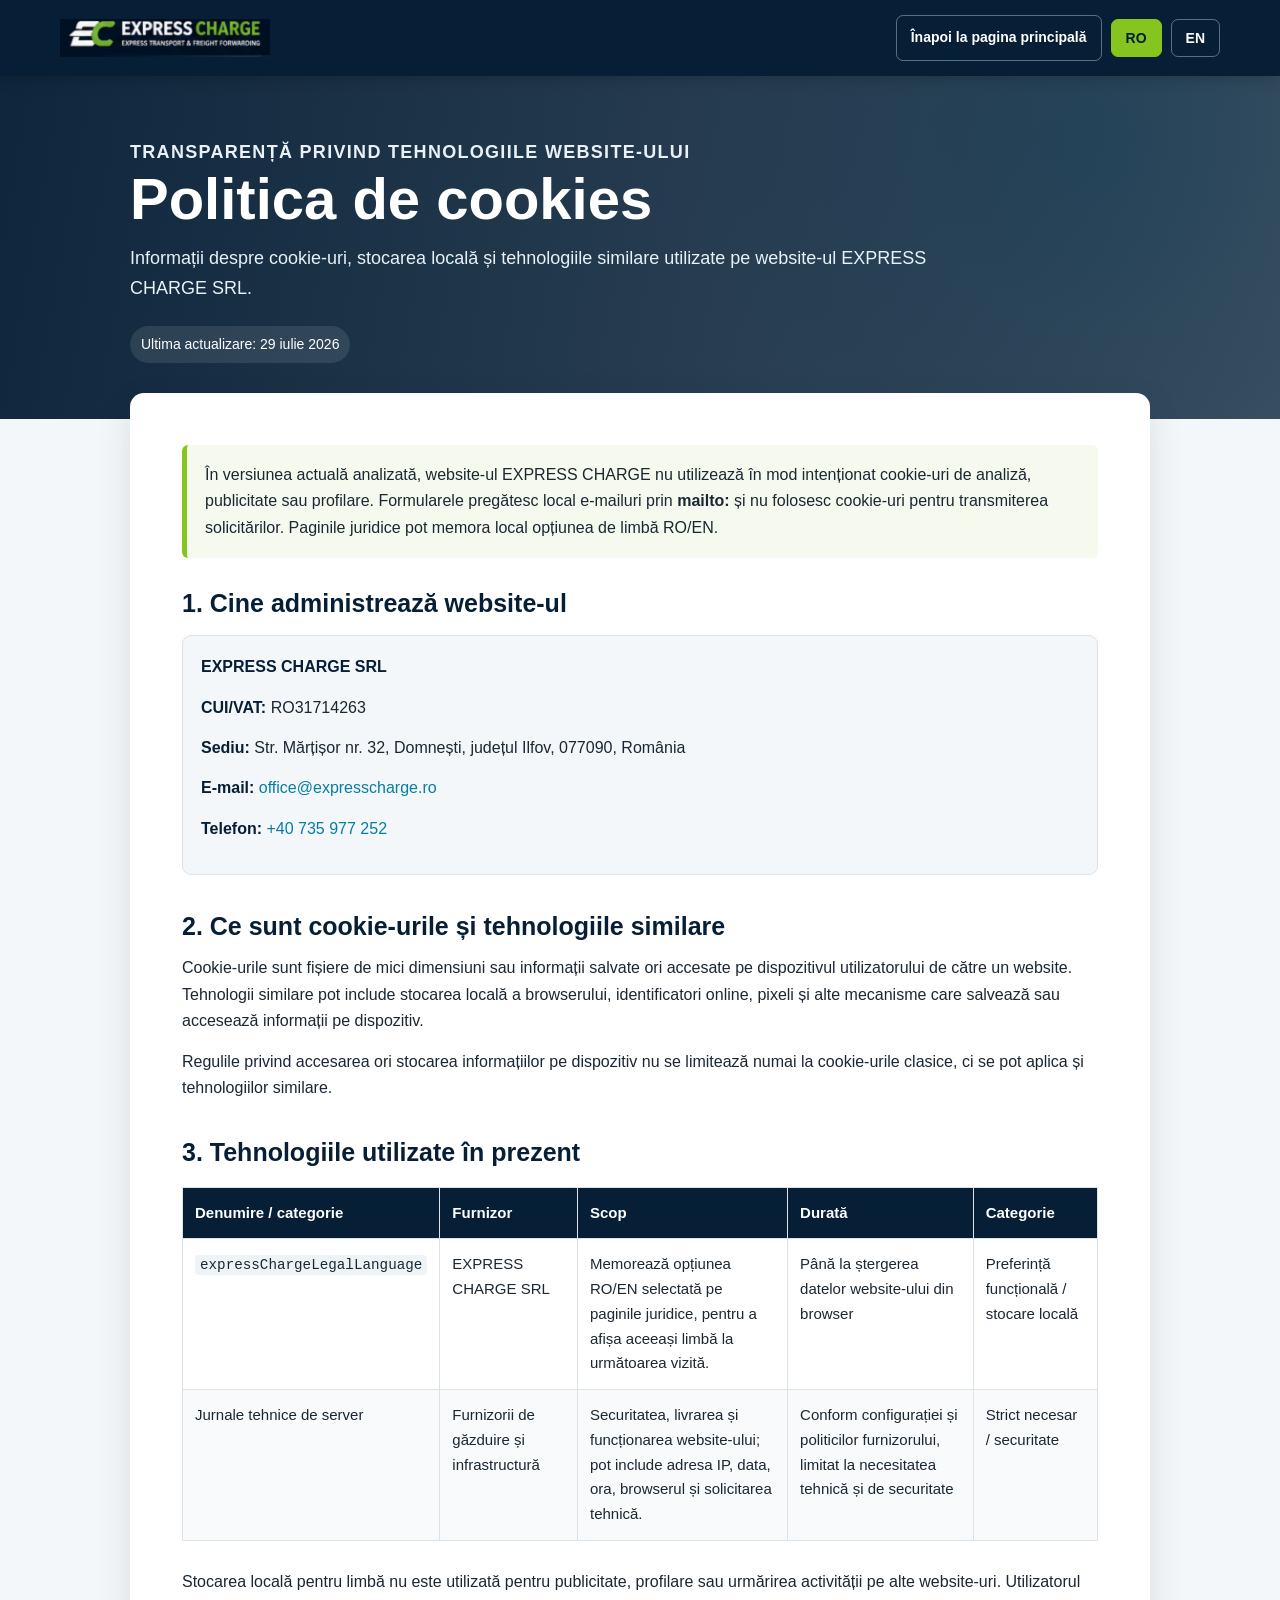
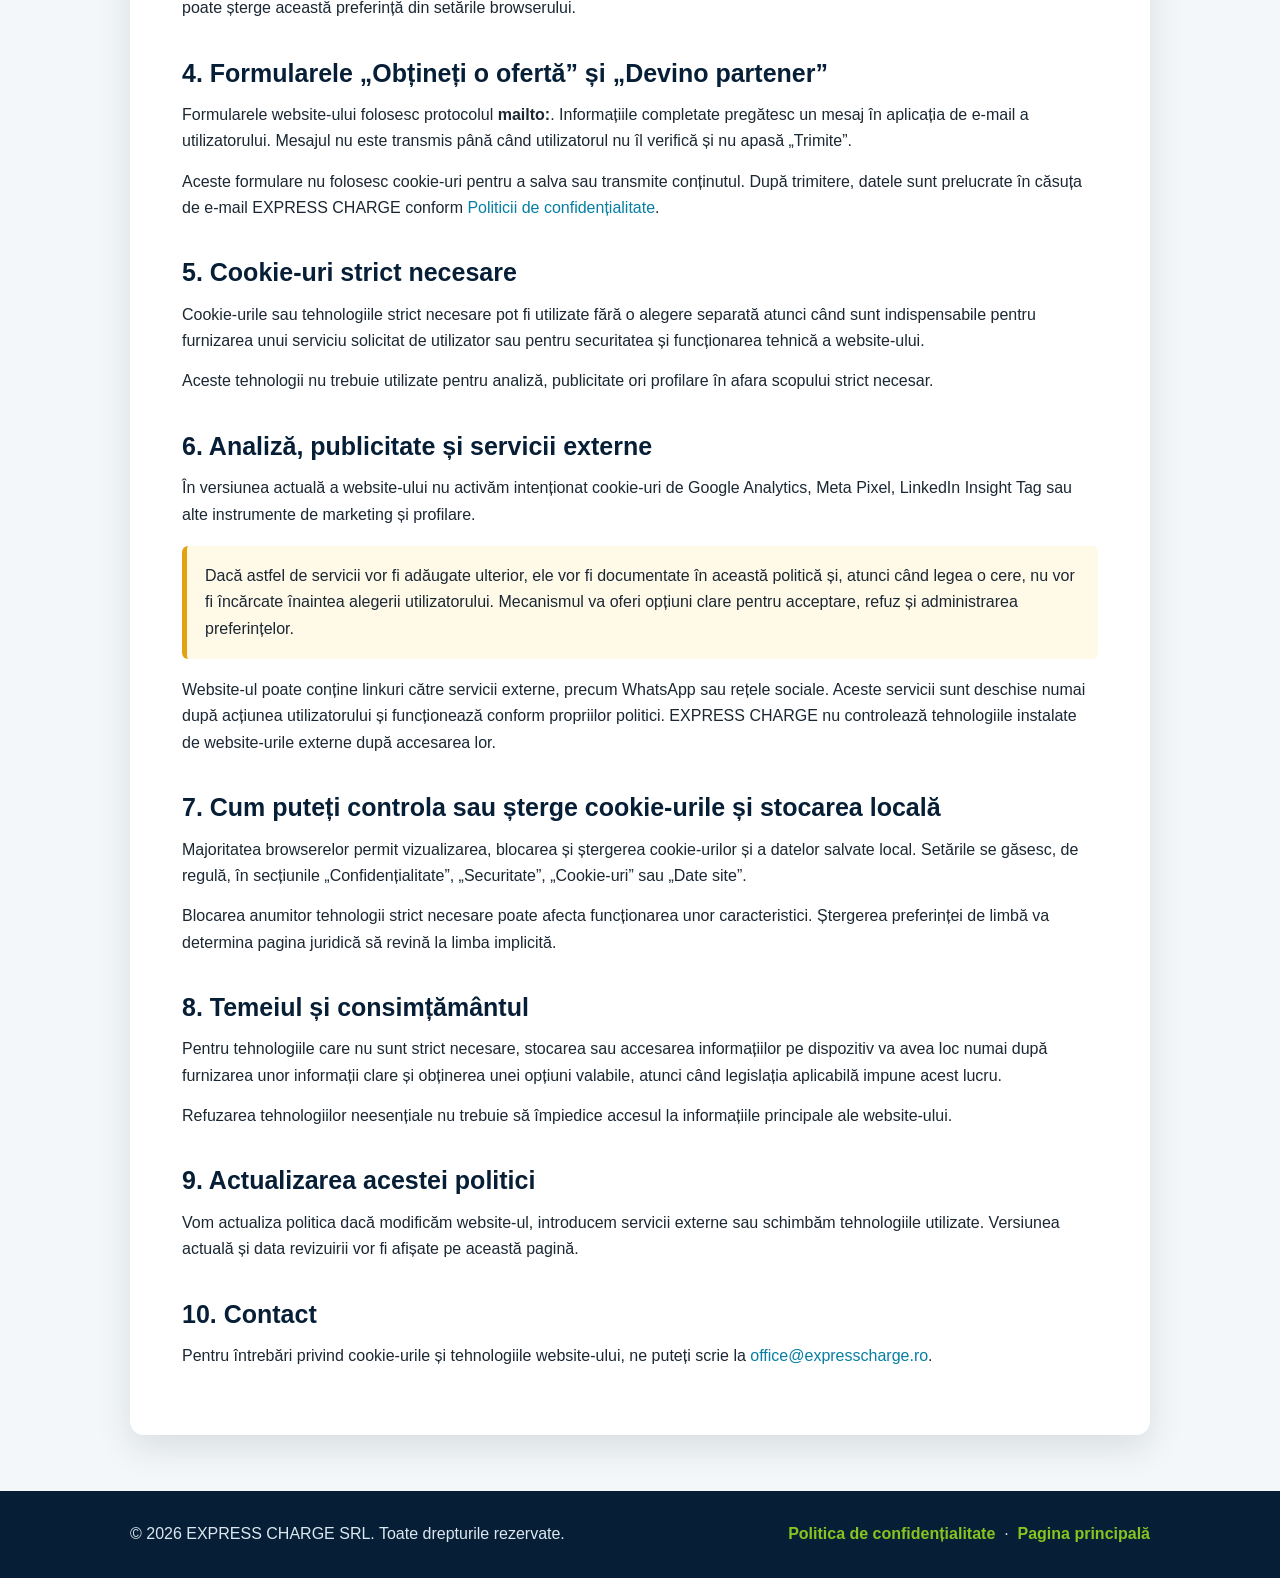
<file: cookie-policy.html>
<!DOCTYPE html>
<html lang="ro">
<head>
<meta charset="UTF-8">
<meta name="viewport" content="width=device-width, initial-scale=1.0">
<meta name="description" content="Politica de cookies EXPRESS CHARGE SRL / Cookie Policy">
<title>Politica de cookies | EXPRESS CHARGE SRL</title>
<link rel="icon" href="images/logo.png">
<style>
:root{--navy:#071f36;--green:#86c51f;--cyan:#08aed8;--text:#1b2733;--muted:#5d6974;--line:#dce3e8;--soft:#f4f7f9}
*{box-sizing:border-box}html{scroll-behavior:smooth}body{margin:0;font-family:Arial,Helvetica,sans-serif;color:var(--text);background:var(--soft);line-height:1.65}
a{color:#067ea3;text-decoration:none}a:hover,a:focus{text-decoration:underline}
header{background:var(--navy);color:#fff;position:sticky;top:0;z-index:20;box-shadow:0 3px 14px rgba(0,0,0,.18)}
.header-inner{width:min(1160px,calc(100% - 32px));margin:auto;min-height:76px;display:flex;align-items:center;justify-content:space-between;gap:22px}
.brand img{width:210px;max-width:48vw;height:auto;display:block}.actions{display:flex;gap:9px;align-items:center;flex-wrap:wrap;justify-content:flex-end}
.home,.lang{border:1px solid rgba(255,255,255,.35);color:#fff;background:transparent;border-radius:7px;padding:10px 14px;font-weight:700;cursor:pointer;font-size:14px}
.home:hover,.home:focus,.lang:hover,.lang:focus{background:rgba(255,255,255,.12);text-decoration:none}.lang.active{color:var(--navy);background:var(--green);border-color:var(--green)}
.hero{color:#fff;background:linear-gradient(100deg,rgba(7,31,54,.97),rgba(7,31,54,.78)),radial-gradient(circle at 85% 20%,rgba(8,174,216,.35),transparent 36%);padding:62px 0 56px}
.hero-inner,.content{width:min(1020px,calc(100% - 32px));margin:auto}.eyebrow{margin:0 0 12px;color:var(--green);text-transform:uppercase;letter-spacing:1.3px;font-size:14px;font-weight:800}
h1{margin:0 0 14px;font-size:clamp(34px,6vw,58px);line-height:1.08}.hero p{max-width:820px;margin:0;font-size:18px;color:#e9f1f6}.updated{display:inline-block;margin-top:22px;padding:7px 11px;border-radius:999px;background:rgba(255,255,255,.1);font-size:14px}
.content{margin-top:-26px;margin-bottom:56px;position:relative;z-index:2}.card{background:#fff;border-radius:14px;box-shadow:0 12px 35px rgba(16,39,60,.12);padding:clamp(24px,5vw,52px)}
.notice{padding:17px 18px;margin:0 0 30px;border-left:5px solid var(--green);border-radius:6px;background:#f6faee}
.warning{padding:17px 18px;margin:18px 0;border-left:5px solid #e2a312;border-radius:6px;background:#fff9e8}
h2{color:var(--navy);margin:36px 0 13px;font-size:25px;line-height:1.25}h2:first-of-type{margin-top:0}h3{color:var(--navy);margin:24px 0 10px}
p{margin:0 0 14px}ul{margin:10px 0 18px;padding-left:23px}li{margin:7px 0}
.details{background:var(--soft);border:1px solid var(--line);border-radius:9px;padding:18px;margin:16px 0 24px}.details strong{color:var(--navy)}
table{width:100%;border-collapse:collapse;margin:18px 0 28px;font-size:15px}th,td{padding:13px 12px;border:1px solid var(--line);text-align:left;vertical-align:top}th{background:var(--navy);color:#fff}tr:nth-child(even) td{background:#f8fafb}
code{background:#eef3f6;border-radius:4px;padding:2px 5px;font-size:.95em}
[hidden]{display:none!important}footer{background:var(--navy);color:#dbe8f0;padding:30px 0}.footer-inner{width:min(1020px,calc(100% - 32px));margin:auto;display:flex;justify-content:space-between;gap:22px;flex-wrap:wrap;align-items:center}.footer-inner p{margin:0}.footer-inner a{color:var(--green);font-weight:700}
@media(max-width:720px){.header-inner{padding:12px 0;align-items:flex-start}.brand img{width:170px}.home{display:none}.hero{padding:44px 0 48px}table,thead,tbody,tr,th,td{display:block;width:100%}thead{display:none}tr{margin-bottom:14px;border:1px solid var(--line)}td{border:0;border-bottom:1px solid var(--line)}td:last-child{border-bottom:0}}
</style>
</head>
<body>
<header>
  <div class="header-inner">
    <a class="brand" href="index.html" aria-label="EXPRESS CHARGE - pagina principală"><img src="images/logo.png" alt="EXPRESS CHARGE SRL"></a>
    <div class="actions">
      <a class="home" href="index.html" id="homeLink">Înapoi la pagina principală</a>
      <button class="lang active" id="roButton" type="button" aria-pressed="true">RO</button>
      <button class="lang" id="enButton" type="button" aria-pressed="false">EN</button>
    </div>
  </div>
</header>

<section class="hero">
  <div class="hero-inner">
    <p class="eyebrow" id="eyebrow">Transparență privind tehnologiile website-ului</p>
    <h1 id="pageTitle">Politica de cookies</h1>
    <p id="pageIntro">Informații despre cookie-uri, stocarea locală și tehnologiile similare utilizate pe website-ul EXPRESS CHARGE SRL.</p>
    <span class="updated" id="updatedText">Ultima actualizare: 29 iulie 2026</span>
  </div>
</section>

<main class="content">
<article class="card">

<section id="roSection">
  <div class="notice">
    În versiunea actuală analizată, website-ul EXPRESS CHARGE nu utilizează în mod intenționat
    cookie-uri de analiză, publicitate sau profilare. Formularele pregătesc local e-mailuri prin
    <strong>mailto:</strong> și nu folosesc cookie-uri pentru transmiterea solicitărilor.
    Paginile juridice pot memora local opțiunea de limbă RO/EN.
  </div>

  <h2>1. Cine administrează website-ul</h2>
  <div class="details">
    <p><strong>EXPRESS CHARGE SRL</strong></p>
    <p><strong>CUI/VAT:</strong> RO31714263</p>
    <p><strong>Sediu:</strong> Str. Mărțișor nr. 32, Domnești, județul Ilfov, 077090, România</p>
    <p><strong>E-mail:</strong> <a href="mailto:office@expresscharge.ro">office@expresscharge.ro</a></p>
    <p><strong>Telefon:</strong> <a href="tel:+40735977252">+40 735 977 252</a></p>
  </div>

  <h2>2. Ce sunt cookie-urile și tehnologiile similare</h2>
  <p>
    Cookie-urile sunt fișiere de mici dimensiuni sau informații salvate ori accesate pe
    dispozitivul utilizatorului de către un website. Tehnologii similare pot include
    stocarea locală a browserului, identificatori online, pixeli și alte mecanisme care
    salvează sau accesează informații pe dispozitiv.
  </p>
  <p>
    Regulile privind accesarea ori stocarea informațiilor pe dispozitiv nu se limitează
    numai la cookie-urile clasice, ci se pot aplica și tehnologiilor similare.
  </p>

  <h2>3. Tehnologiile utilizate în prezent</h2>
  <table>
    <thead>
      <tr>
        <th>Denumire / categorie</th>
        <th>Furnizor</th>
        <th>Scop</th>
        <th>Durată</th>
        <th>Categorie</th>
      </tr>
    </thead>
    <tbody>
      <tr>
        <td><code>expressChargeLegalLanguage</code></td>
        <td>EXPRESS CHARGE SRL</td>
        <td>Memorează opțiunea RO/EN selectată pe paginile juridice, pentru a afișa aceeași limbă la următoarea vizită.</td>
        <td>Până la ștergerea datelor website-ului din browser</td>
        <td>Preferință funcțională / stocare locală</td>
      </tr>
      <tr>
        <td>Jurnale tehnice de server</td>
        <td>Furnizorii de găzduire și infrastructură</td>
        <td>Securitatea, livrarea și funcționarea website-ului; pot include adresa IP, data, ora, browserul și solicitarea tehnică.</td>
        <td>Conform configurației și politicilor furnizorului, limitat la necesitatea tehnică și de securitate</td>
        <td>Strict necesar / securitate</td>
      </tr>
    </tbody>
  </table>

  <p>
    Stocarea locală pentru limbă nu este utilizată pentru publicitate, profilare sau
    urmărirea activității pe alte website-uri. Utilizatorul poate șterge această preferință
    din setările browserului.
  </p>

  <h2>4. Formularele „Obțineți o ofertă” și „Devino partener”</h2>
  <p>
    Formularele website-ului folosesc protocolul <strong>mailto:</strong>. Informațiile
    completate pregătesc un mesaj în aplicația de e-mail a utilizatorului. Mesajul nu este
    transmis până când utilizatorul nu îl verifică și nu apasă „Trimite”.
  </p>
  <p>
    Aceste formulare nu folosesc cookie-uri pentru a salva sau transmite conținutul.
    După trimitere, datele sunt prelucrate în căsuța de e-mail EXPRESS CHARGE conform
    <a href="privacy-policy.html">Politicii de confidențialitate</a>.
  </p>

  <h2>5. Cookie-uri strict necesare</h2>
  <p>
    Cookie-urile sau tehnologiile strict necesare pot fi utilizate fără o alegere separată
    atunci când sunt indispensabile pentru furnizarea unui serviciu solicitat de utilizator
    sau pentru securitatea și funcționarea tehnică a website-ului.
  </p>
  <p>
    Aceste tehnologii nu trebuie utilizate pentru analiză, publicitate ori profilare în afara
    scopului strict necesar.
  </p>

  <h2>6. Analiză, publicitate și servicii externe</h2>
  <p>
    În versiunea actuală a website-ului nu activăm intenționat cookie-uri de Google Analytics,
    Meta Pixel, LinkedIn Insight Tag sau alte instrumente de marketing și profilare.
  </p>
  <div class="warning">
    Dacă astfel de servicii vor fi adăugate ulterior, ele vor fi documentate în această
    politică și, atunci când legea o cere, nu vor fi încărcate înaintea alegerii utilizatorului.
    Mecanismul va oferi opțiuni clare pentru acceptare, refuz și administrarea preferințelor.
  </div>

  <p>
    Website-ul poate conține linkuri către servicii externe, precum WhatsApp sau rețele
    sociale. Aceste servicii sunt deschise numai după acțiunea utilizatorului și funcționează
    conform propriilor politici. EXPRESS CHARGE nu controlează tehnologiile instalate de
    website-urile externe după accesarea lor.
  </p>

  <h2>7. Cum puteți controla sau șterge cookie-urile și stocarea locală</h2>
  <p>
    Majoritatea browserelor permit vizualizarea, blocarea și ștergerea cookie-urilor și a
    datelor salvate local. Setările se găsesc, de regulă, în secțiunile „Confidențialitate”,
    „Securitate”, „Cookie-uri” sau „Date site”.
  </p>
  <p>
    Blocarea anumitor tehnologii strict necesare poate afecta funcționarea unor caracteristici.
    Ștergerea preferinței de limbă va determina pagina juridică să revină la limba implicită.
  </p>

  <h2>8. Temeiul și consimțământul</h2>
  <p>
    Pentru tehnologiile care nu sunt strict necesare, stocarea sau accesarea informațiilor
    pe dispozitiv va avea loc numai după furnizarea unor informații clare și obținerea unei
    opțiuni valabile, atunci când legislația aplicabilă impune acest lucru.
  </p>
  <p>
    Refuzarea tehnologiilor neesențiale nu trebuie să împiedice accesul la informațiile
    principale ale website-ului.
  </p>

  <h2>9. Actualizarea acestei politici</h2>
  <p>
    Vom actualiza politica dacă modificăm website-ul, introducem servicii externe sau
    schimbăm tehnologiile utilizate. Versiunea actuală și data revizuirii vor fi afișate
    pe această pagină.
  </p>

  <h2>10. Contact</h2>
  <p>
    Pentru întrebări privind cookie-urile și tehnologiile website-ului, ne puteți scrie la
    <a href="mailto:office@expresscharge.ro">office@expresscharge.ro</a>.
  </p>
</section>

<section id="enSection" lang="en" hidden>
  <div class="notice">
    In the current version reviewed, the EXPRESS CHARGE website does not intentionally use
    analytics, advertising or profiling cookies. The forms prepare emails locally through
    <strong>mailto:</strong> and do not use cookies to submit enquiries. The legal pages
    may locally remember the RO/EN language selection.
  </div>

  <h2>1. Website operator</h2>
  <div class="details">
    <p><strong>EXPRESS CHARGE SRL</strong></p>
    <p><strong>VAT number:</strong> RO31714263</p>
    <p><strong>Registered office:</strong> 32 Mărțișor Street, Domnești, Ilfov County, 077090, Romania</p>
    <p><strong>Email:</strong> <a href="mailto:office@expresscharge.ro">office@expresscharge.ro</a></p>
    <p><strong>Phone:</strong> <a href="tel:+40735977252">+40 735 977 252</a></p>
  </div>

  <h2>2. Cookies and similar technologies</h2>
  <p>
    Cookies are small files or information stored on or accessed from a user’s device by
    a website. Similar technologies may include browser local storage, online identifiers,
    pixels and other mechanisms that store or access information on a device.
  </p>
  <p>
    The rules on storing or accessing information on a device are not limited to traditional
    cookies and may also apply to similar technologies.
  </p>

  <h2>3. Technologies currently used</h2>
  <table>
    <thead>
      <tr>
        <th>Name / category</th>
        <th>Provider</th>
        <th>Purpose</th>
        <th>Duration</th>
        <th>Category</th>
      </tr>
    </thead>
    <tbody>
      <tr>
        <td><code>expressChargeLegalLanguage</code></td>
        <td>EXPRESS CHARGE SRL</td>
        <td>Remembers the RO/EN option selected on the legal pages, so that the same language can be displayed on a later visit.</td>
        <td>Until website data is deleted from the browser</td>
        <td>Functional preference / local storage</td>
      </tr>
      <tr>
        <td>Technical server logs</td>
        <td>Hosting and infrastructure providers</td>
        <td>Website security, delivery and operation; they may include IP address, date, time, browser and the technical request.</td>
        <td>According to provider settings and policies, limited to technical and security needs</td>
        <td>Strictly necessary / security</td>
      </tr>
    </tbody>
  </table>

  <p>
    Language local storage is not used for advertising, profiling or cross-site tracking.
    Users may delete this preference through their browser settings.
  </p>

  <h2>4. “Request a quotation” and “Become a partner” forms</h2>
  <p>
    The website forms use the <strong>mailto:</strong> protocol. Information entered in a
    form prepares a message in the user’s email application. The message is not submitted
    until the user reviews it and presses “Send”.
  </p>
  <p>
    These forms do not use cookies to store or transmit their content. After the email is
    sent, the information is processed in an EXPRESS CHARGE mailbox in accordance with the
    <a href="privacy-policy.html">Privacy Policy</a>.
  </p>

  <h2>5. Strictly necessary technologies</h2>
  <p>
    Strictly necessary cookies or technologies may be used without a separate choice where
    they are indispensable for delivering a service requested by the user or for website
    security and technical operation.
  </p>
  <p>
    Such technologies must not be used for analytics, advertising or profiling outside
    their strictly necessary purpose.
  </p>

  <h2>6. Analytics, advertising and external services</h2>
  <p>
    The current website does not intentionally activate Google Analytics, Meta Pixel,
    LinkedIn Insight Tag or other marketing and profiling tools.
  </p>
  <div class="warning">
    If such services are added later, they will be documented in this policy and, where
    required by law, will not be loaded before the user has made a choice. The mechanism
    will provide clear options to accept, reject and manage preferences.
  </div>

  <p>
    The website may include links to external services such as WhatsApp or social networks.
    These services open only after the user acts and operate under their own policies.
    EXPRESS CHARGE does not control technologies placed by external websites after access.
  </p>

  <h2>7. Controlling or deleting cookies and local storage</h2>
  <p>
    Most browsers allow users to view, block and delete cookies and locally stored website
    data. These options are generally available under “Privacy”, “Security”, “Cookies” or
    “Site data”.
  </p>
  <p>
    Blocking strictly necessary technologies may affect some features. Deleting the
    language preference will return the legal page to its default language.
  </p>

  <h2>8. Legal basis and consent</h2>
  <p>
    For technologies that are not strictly necessary, information will be stored on or
    accessed from the device only after clear information has been provided and a valid
    choice has been obtained where applicable law requires it.
  </p>
  <p>
    Refusing non-essential technologies should not prevent access to the website’s main
    information.
  </p>

  <h2>9. Changes to this policy</h2>
  <p>
    We will update this policy if the website changes, external services are introduced or
    the technologies used are modified. The current version and revision date will be
    displayed on this page.
  </p>

  <h2>10. Contact</h2>
  <p>
    For questions about website cookies and technologies, contact
    <a href="mailto:office@expresscharge.ro">office@expresscharge.ro</a>.
  </p>
</section>

</article>
</main>

<footer>
  <div class="footer-inner">
    <p>© 2026 EXPRESS CHARGE SRL. <span id="rightsText">Toate drepturile rezervate.</span></p>
    <p>
      <a href="privacy-policy.html" id="privacyLink">Politica de confidențialitate</a>
      &nbsp;·&nbsp;
      <a href="index.html" id="footerHome">Pagina principală</a>
    </p>
  </div>
</footer>

<script>
const roButton=document.getElementById('roButton');
const enButton=document.getElementById('enButton');
const roSection=document.getElementById('roSection');
const enSection=document.getElementById('enSection');

const labels={
  ro:{
    lang:'ro',
    title:'Politica de cookies | EXPRESS CHARGE SRL',
    home:'Înapoi la pagina principală',
    eyebrow:'Transparență privind tehnologiile website-ului',
    heading:'Politica de cookies',
    intro:'Informații despre cookie-uri, stocarea locală și tehnologiile similare utilizate pe website-ul EXPRESS CHARGE SRL.',
    updated:'Ultima actualizare: 29 iulie 2026',
    rights:'Toate drepturile rezervate.',
    privacy:'Politica de confidențialitate',
    footerHome:'Pagina principală'
  },
  en:{
    lang:'en',
    title:'Cookie Policy | EXPRESS CHARGE SRL',
    home:'Back to homepage',
    eyebrow:'Transparency about website technologies',
    heading:'Cookie Policy',
    intro:'Information about cookies, local storage and similar technologies used on the EXPRESS CHARGE SRL website.',
    updated:'Last updated: 29 July 2026',
    rights:'All rights reserved.',
    privacy:'Privacy Policy',
    footerHome:'Homepage'
  }
};

function setLanguage(language){
  const ro=language==='ro';
  document.documentElement.lang=labels[language].lang;
  document.title=labels[language].title;
  roSection.hidden=!ro;
  enSection.hidden=ro;
  roButton.classList.toggle('active',ro);
  enButton.classList.toggle('active',!ro);
  roButton.setAttribute('aria-pressed',String(ro));
  enButton.setAttribute('aria-pressed',String(!ro));
  document.getElementById('homeLink').textContent=labels[language].home;
  document.getElementById('eyebrow').textContent=labels[language].eyebrow;
  document.getElementById('pageTitle').textContent=labels[language].heading;
  document.getElementById('pageIntro').textContent=labels[language].intro;
  document.getElementById('updatedText').textContent=labels[language].updated;
  document.getElementById('rightsText').textContent=labels[language].rights;
  document.getElementById('privacyLink').textContent=labels[language].privacy;
  document.getElementById('footerHome').textContent=labels[language].footerHome;
  localStorage.setItem('expressChargeLegalLanguage',language);
}

roButton.addEventListener('click',()=>setLanguage('ro'));
enButton.addEventListener('click',()=>setLanguage('en'));
const stored=localStorage.getItem('expressChargeLegalLanguage');
setLanguage(stored==='en'?'en':'ro');
</script>
</body>
</html>
</file>
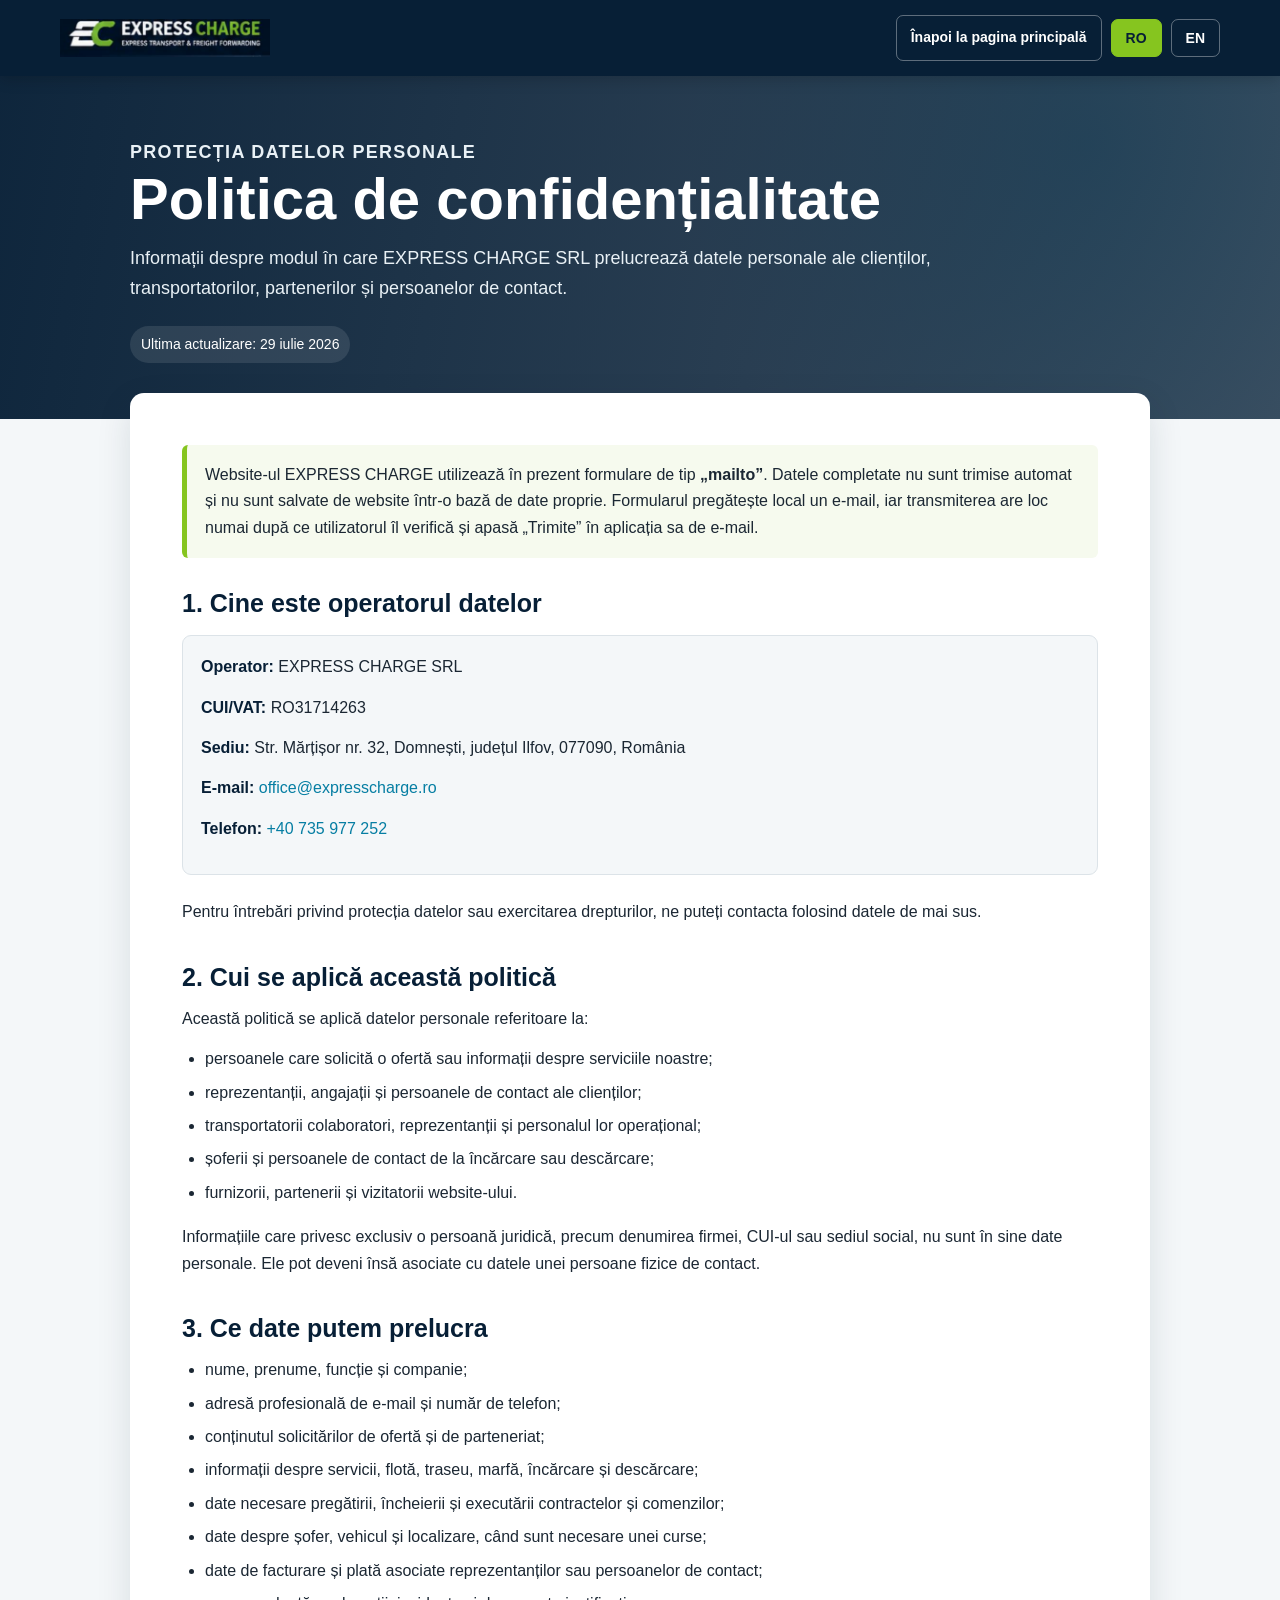
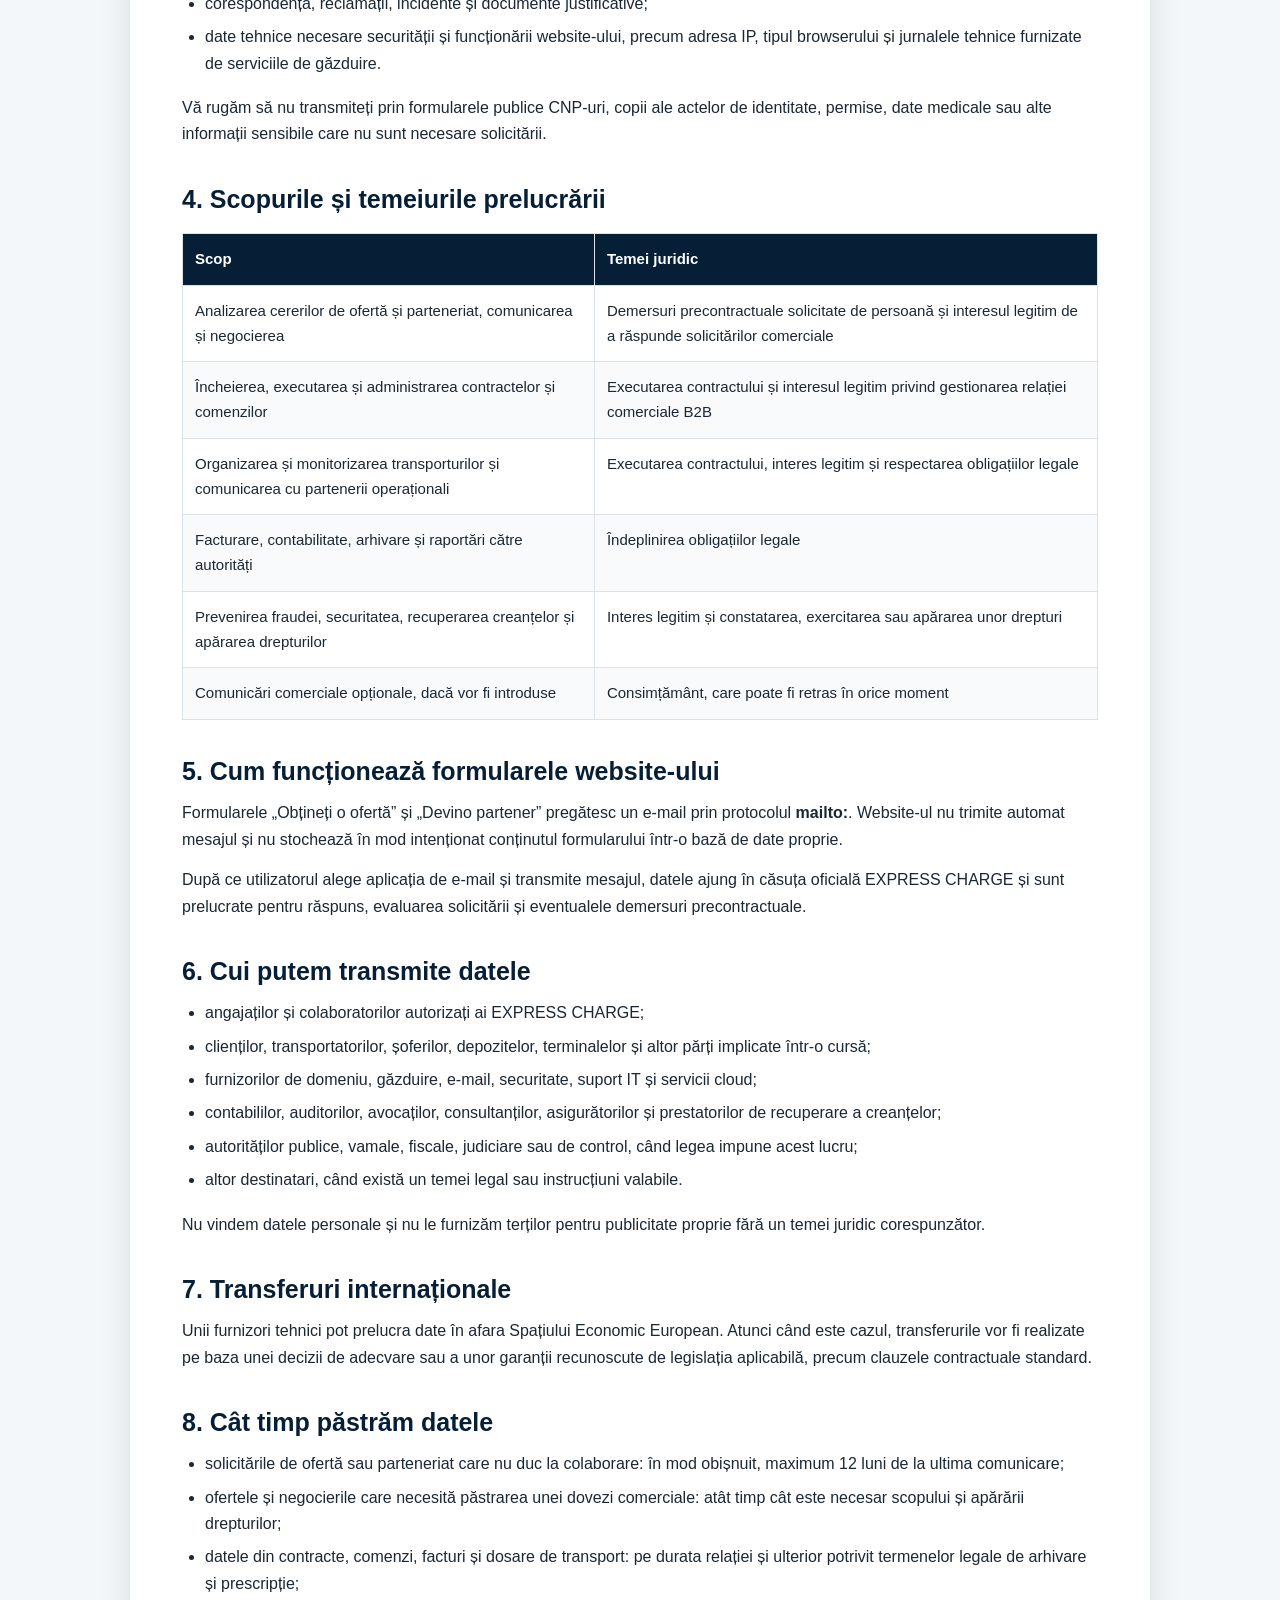
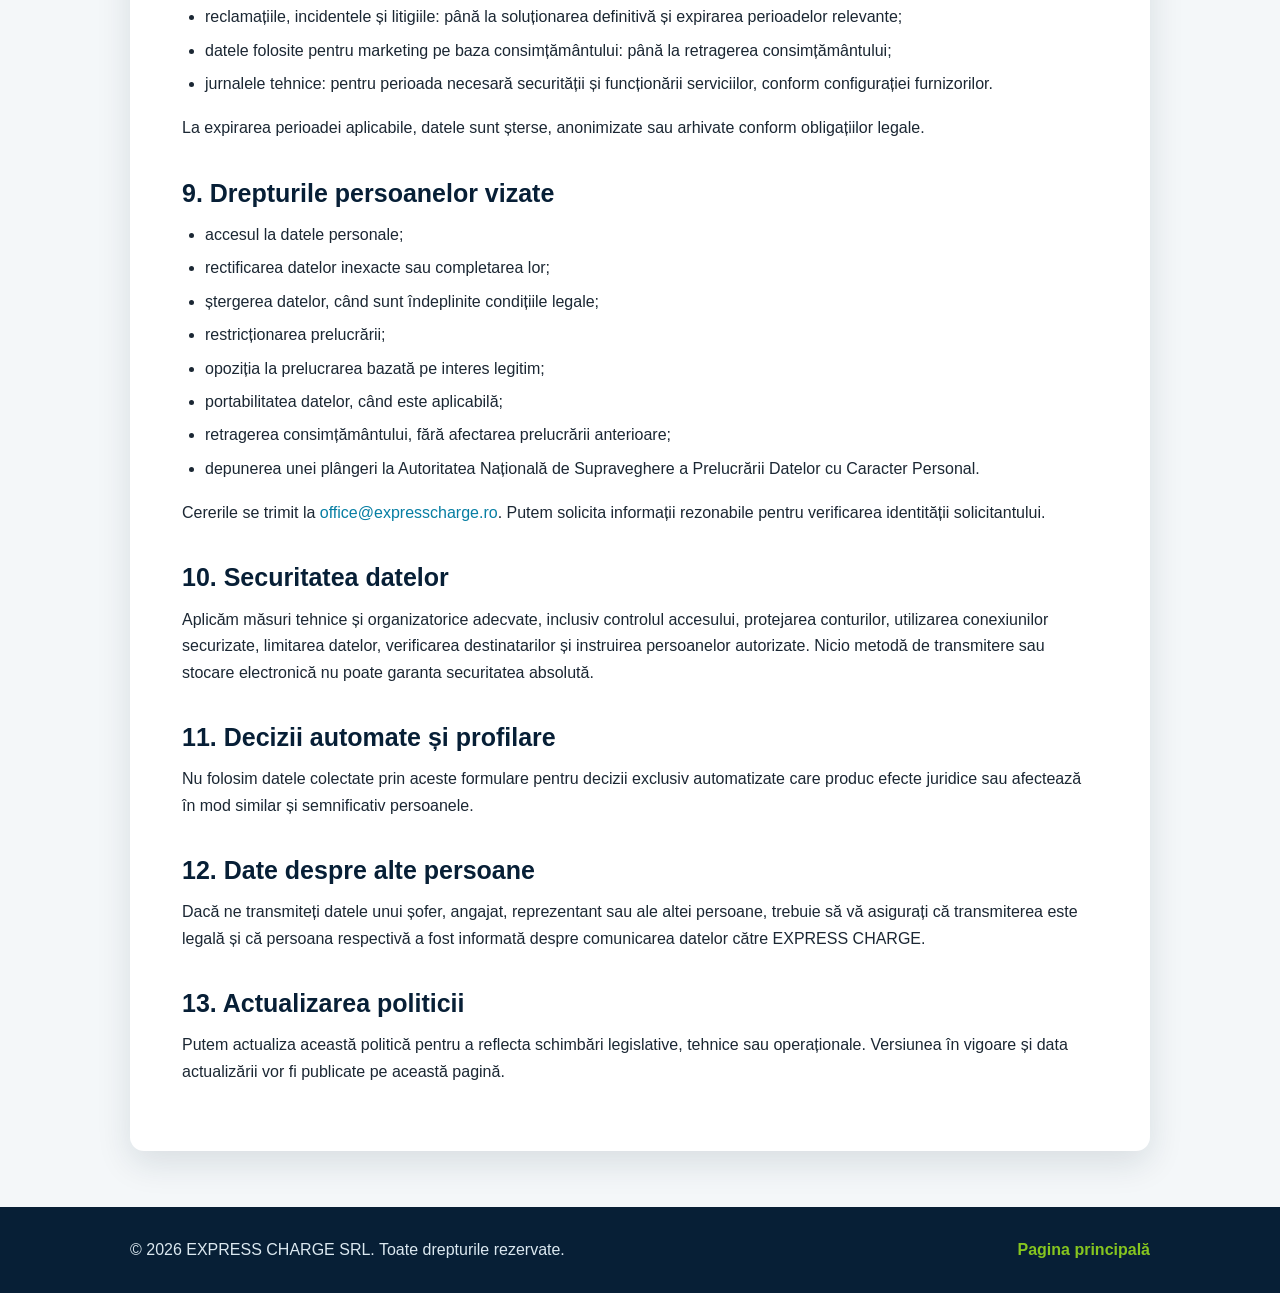
<file: privacy-policy.html>
<!DOCTYPE html>
<html lang="ro">
<head>
<meta charset="UTF-8">
<meta name="viewport" content="width=device-width, initial-scale=1.0">
<meta name="description" content="Politica de confidențialitate EXPRESS CHARGE SRL / Privacy Policy">
<title>Politica de confidențialitate | EXPRESS CHARGE SRL</title>
<link rel="icon" href="images/logo.png">
<style>
:root{--navy:#071f36;--green:#86c51f;--cyan:#08aed8;--text:#1b2733;--muted:#5d6974;--line:#dce3e8;--soft:#f4f7f9}
*{box-sizing:border-box}html{scroll-behavior:smooth}body{margin:0;font-family:Arial,Helvetica,sans-serif;color:var(--text);background:var(--soft);line-height:1.65}
a{color:#067ea3;text-decoration:none}a:hover,a:focus{text-decoration:underline}
header{background:var(--navy);color:white;position:sticky;top:0;z-index:20;box-shadow:0 3px 14px rgba(0,0,0,.18)}
.header-inner{width:min(1160px,calc(100% - 32px));margin:auto;min-height:76px;display:flex;align-items:center;justify-content:space-between;gap:22px}
.brand img{width:210px;max-width:48vw;height:auto;display:block}
.actions{display:flex;gap:9px;align-items:center;flex-wrap:wrap;justify-content:flex-end}
.home,.lang{border:1px solid rgba(255,255,255,.35);color:white;background:transparent;border-radius:7px;padding:10px 14px;font-weight:700;cursor:pointer;font-size:14px}
.home:hover,.home:focus,.lang:hover,.lang:focus{background:rgba(255,255,255,.12);text-decoration:none}.lang.active{color:var(--navy);background:var(--green);border-color:var(--green)}
.hero{color:white;background:linear-gradient(100deg,rgba(7,31,54,.97),rgba(7,31,54,.78)),radial-gradient(circle at 85% 20%,rgba(8,174,216,.35),transparent 36%);padding:62px 0 56px}
.hero-inner,.content{width:min(1020px,calc(100% - 32px));margin:auto}.eyebrow{margin:0 0 12px;color:var(--green);text-transform:uppercase;letter-spacing:1.3px;font-size:14px;font-weight:800}
h1{margin:0 0 14px;font-size:clamp(34px,6vw,58px);line-height:1.08}.hero p{max-width:820px;margin:0;font-size:18px;color:#e9f1f6}.updated{display:inline-block;margin-top:22px;padding:7px 11px;border-radius:999px;background:rgba(255,255,255,.1);font-size:14px}
.content{margin-top:-26px;margin-bottom:56px;position:relative;z-index:2}.card{background:white;border-radius:14px;box-shadow:0 12px 35px rgba(16,39,60,.12);padding:clamp(24px,5vw,52px)}
.notice{padding:17px 18px;margin:0 0 30px;border-left:5px solid var(--green);border-radius:6px;background:#f6faee}
h2{color:var(--navy);margin:36px 0 13px;font-size:25px;line-height:1.25}h2:first-of-type{margin-top:0}p{margin:0 0 14px}ul{margin:10px 0 18px;padding-left:23px}li{margin:7px 0}
.details{background:var(--soft);border:1px solid var(--line);border-radius:9px;padding:18px;margin:16px 0 24px}.details strong{color:var(--navy)}
table{width:100%;border-collapse:collapse;margin:18px 0 28px;font-size:15px}th,td{padding:13px 12px;border:1px solid var(--line);text-align:left;vertical-align:top}th{background:var(--navy);color:white}tr:nth-child(even) td{background:#f8fafb}
[hidden]{display:none!important}footer{background:var(--navy);color:#dbe8f0;padding:30px 0}.footer-inner{width:min(1020px,calc(100% - 32px));margin:auto;display:flex;justify-content:space-between;gap:22px;flex-wrap:wrap;align-items:center}.footer-inner p{margin:0}.footer-inner a{color:var(--green);font-weight:700}
@media(max-width:720px){.header-inner{padding:12px 0;align-items:flex-start}.brand img{width:170px}.home{display:none}.hero{padding:44px 0 48px}table,thead,tbody,tr,th,td{display:block;width:100%}thead{display:none}tr{margin-bottom:14px;border:1px solid var(--line)}td{border:0;border-bottom:1px solid var(--line)}td:last-child{border-bottom:0}}
</style>
</head>
<body>
<header>
  <div class="header-inner">
    <a class="brand" href="index.html" aria-label="EXPRESS CHARGE - pagina principală"><img src="images/logo.png" alt="EXPRESS CHARGE SRL"></a>
    <div class="actions">
      <a class="home" href="index.html" id="homeLink">Înapoi la pagina principală</a>
      <button class="lang active" id="roButton" type="button" aria-pressed="true">RO</button>
      <button class="lang" id="enButton" type="button" aria-pressed="false">EN</button>
    </div>
  </div>
</header>

<section class="hero">
  <div class="hero-inner">
    <p class="eyebrow" id="eyebrow">Protecția datelor personale</p>
    <h1 id="pageTitle">Politica de confidențialitate</h1>
    <p id="pageIntro">Informații despre modul în care EXPRESS CHARGE SRL prelucrează datele personale ale clienților, transportatorilor, partenerilor și persoanelor de contact.</p>
    <span class="updated" id="updatedText">Ultima actualizare: 29 iulie 2026</span>
  </div>
</section>

<main class="content"><article class="card">
<section id="roSection">
<div class="notice">Website-ul EXPRESS CHARGE utilizează în prezent formulare de tip <strong>„mailto”</strong>. Datele completate nu sunt trimise automat și nu sunt salvate de website într-o bază de date proprie. Formularul pregătește local un e-mail, iar transmiterea are loc numai după ce utilizatorul îl verifică și apasă „Trimite” în aplicația sa de e-mail.</div>

<h2>1. Cine este operatorul datelor</h2>
<div class="details">
<p><strong>Operator:</strong> EXPRESS CHARGE SRL</p>
<p><strong>CUI/VAT:</strong> RO31714263</p>
<p><strong>Sediu:</strong> Str. Mărțișor nr. 32, Domnești, județul Ilfov, 077090, România</p>
<p><strong>E-mail:</strong> <a href="mailto:office@expresscharge.ro">office@expresscharge.ro</a></p>
<p><strong>Telefon:</strong> <a href="tel:+40735977252">+40 735 977 252</a></p>
</div>
<p>Pentru întrebări privind protecția datelor sau exercitarea drepturilor, ne puteți contacta folosind datele de mai sus.</p>

<h2>2. Cui se aplică această politică</h2>
<p>Această politică se aplică datelor personale referitoare la:</p>
<ul>
<li>persoanele care solicită o ofertă sau informații despre serviciile noastre;</li>
<li>reprezentanții, angajații și persoanele de contact ale clienților;</li>
<li>transportatorii colaboratori, reprezentanții și personalul lor operațional;</li>
<li>șoferii și persoanele de contact de la încărcare sau descărcare;</li>
<li>furnizorii, partenerii și vizitatorii website-ului.</li>
</ul>
<p>Informațiile care privesc exclusiv o persoană juridică, precum denumirea firmei, CUI-ul sau sediul social, nu sunt în sine date personale. Ele pot deveni însă asociate cu datele unei persoane fizice de contact.</p>

<h2>3. Ce date putem prelucra</h2>
<ul>
<li>nume, prenume, funcție și companie;</li>
<li>adresă profesională de e-mail și număr de telefon;</li>
<li>conținutul solicitărilor de ofertă și de parteneriat;</li>
<li>informații despre servicii, flotă, traseu, marfă, încărcare și descărcare;</li>
<li>date necesare pregătirii, încheierii și executării contractelor și comenzilor;</li>
<li>date despre șofer, vehicul și localizare, când sunt necesare unei curse;</li>
<li>date de facturare și plată asociate reprezentanților sau persoanelor de contact;</li>
<li>corespondență, reclamații, incidente și documente justificative;</li>
<li>date tehnice necesare securității și funcționării website-ului, precum adresa IP, tipul browserului și jurnalele tehnice furnizate de serviciile de găzduire.</li>
</ul>
<p>Vă rugăm să nu transmiteți prin formularele publice CNP-uri, copii ale actelor de identitate, permise, date medicale sau alte informații sensibile care nu sunt necesare solicitării.</p>

<h2>4. Scopurile și temeiurile prelucrării</h2>
<table>
<thead><tr><th>Scop</th><th>Temei juridic</th></tr></thead>
<tbody>
<tr><td>Analizarea cererilor de ofertă și parteneriat, comunicarea și negocierea</td><td>Demersuri precontractuale solicitate de persoană și interesul legitim de a răspunde solicitărilor comerciale</td></tr>
<tr><td>Încheierea, executarea și administrarea contractelor și comenzilor</td><td>Executarea contractului și interesul legitim privind gestionarea relației comerciale B2B</td></tr>
<tr><td>Organizarea și monitorizarea transporturilor și comunicarea cu partenerii operaționali</td><td>Executarea contractului, interes legitim și respectarea obligațiilor legale</td></tr>
<tr><td>Facturare, contabilitate, arhivare și raportări către autorități</td><td>Îndeplinirea obligațiilor legale</td></tr>
<tr><td>Prevenirea fraudei, securitatea, recuperarea creanțelor și apărarea drepturilor</td><td>Interes legitim și constatarea, exercitarea sau apărarea unor drepturi</td></tr>
<tr><td>Comunicări comerciale opționale, dacă vor fi introduse</td><td>Consimțământ, care poate fi retras în orice moment</td></tr>
</tbody>
</table>

<h2>5. Cum funcționează formularele website-ului</h2>
<p>Formularele „Obțineți o ofertă” și „Devino partener” pregătesc un e-mail prin protocolul <strong>mailto:</strong>. Website-ul nu trimite automat mesajul și nu stochează în mod intenționat conținutul formularului într-o bază de date proprie.</p>
<p>După ce utilizatorul alege aplicația de e-mail și transmite mesajul, datele ajung în căsuța oficială EXPRESS CHARGE și sunt prelucrate pentru răspuns, evaluarea solicitării și eventualele demersuri precontractuale.</p>

<h2>6. Cui putem transmite datele</h2>
<ul>
<li>angajaților și colaboratorilor autorizați ai EXPRESS CHARGE;</li>
<li>clienților, transportatorilor, șoferilor, depozitelor, terminalelor și altor părți implicate într-o cursă;</li>
<li>furnizorilor de domeniu, găzduire, e-mail, securitate, suport IT și servicii cloud;</li>
<li>contabililor, auditorilor, avocaților, consultanților, asigurătorilor și prestatorilor de recuperare a creanțelor;</li>
<li>autorităților publice, vamale, fiscale, judiciare sau de control, când legea impune acest lucru;</li>
<li>altor destinatari, când există un temei legal sau instrucțiuni valabile.</li>
</ul>
<p>Nu vindem datele personale și nu le furnizăm terților pentru publicitate proprie fără un temei juridic corespunzător.</p>

<h2>7. Transferuri internaționale</h2>
<p>Unii furnizori tehnici pot prelucra date în afara Spațiului Economic European. Atunci când este cazul, transferurile vor fi realizate pe baza unei decizii de adecvare sau a unor garanții recunoscute de legislația aplicabilă, precum clauzele contractuale standard.</p>

<h2>8. Cât timp păstrăm datele</h2>
<ul>
<li>solicitările de ofertă sau parteneriat care nu duc la colaborare: în mod obișnuit, maximum 12 luni de la ultima comunicare;</li>
<li>ofertele și negocierile care necesită păstrarea unei dovezi comerciale: atât timp cât este necesar scopului și apărării drepturilor;</li>
<li>datele din contracte, comenzi, facturi și dosare de transport: pe durata relației și ulterior potrivit termenelor legale de arhivare și prescripție;</li>
<li>reclamațiile, incidentele și litigiile: până la soluționarea definitivă și expirarea perioadelor relevante;</li>
<li>datele folosite pentru marketing pe baza consimțământului: până la retragerea consimțământului;</li>
<li>jurnalele tehnice: pentru perioada necesară securității și funcționării serviciilor, conform configurației furnizorilor.</li>
</ul>
<p>La expirarea perioadei aplicabile, datele sunt șterse, anonimizate sau arhivate conform obligațiilor legale.</p>

<h2>9. Drepturile persoanelor vizate</h2>
<ul>
<li>accesul la datele personale;</li>
<li>rectificarea datelor inexacte sau completarea lor;</li>
<li>ștergerea datelor, când sunt îndeplinite condițiile legale;</li>
<li>restricționarea prelucrării;</li>
<li>opoziția la prelucrarea bazată pe interes legitim;</li>
<li>portabilitatea datelor, când este aplicabilă;</li>
<li>retragerea consimțământului, fără afectarea prelucrării anterioare;</li>
<li>depunerea unei plângeri la Autoritatea Națională de Supraveghere a Prelucrării Datelor cu Caracter Personal.</li>
</ul>
<p>Cererile se trimit la <a href="mailto:office@expresscharge.ro">office@expresscharge.ro</a>. Putem solicita informații rezonabile pentru verificarea identității solicitantului.</p>

<h2>10. Securitatea datelor</h2>
<p>Aplicăm măsuri tehnice și organizatorice adecvate, inclusiv controlul accesului, protejarea conturilor, utilizarea conexiunilor securizate, limitarea datelor, verificarea destinatarilor și instruirea persoanelor autorizate. Nicio metodă de transmitere sau stocare electronică nu poate garanta securitatea absolută.</p>

<h2>11. Decizii automate și profilare</h2>
<p>Nu folosim datele colectate prin aceste formulare pentru decizii exclusiv automatizate care produc efecte juridice sau afectează în mod similar și semnificativ persoanele.</p>

<h2>12. Date despre alte persoane</h2>
<p>Dacă ne transmiteți datele unui șofer, angajat, reprezentant sau ale altei persoane, trebuie să vă asigurați că transmiterea este legală și că persoana respectivă a fost informată despre comunicarea datelor către EXPRESS CHARGE.</p>

<h2>13. Actualizarea politicii</h2>
<p>Putem actualiza această politică pentru a reflecta schimbări legislative, tehnice sau operaționale. Versiunea în vigoare și data actualizării vor fi publicate pe această pagină.</p>
</section>

<section id="enSection" lang="en" hidden>
<div class="notice">The EXPRESS CHARGE website currently uses <strong>mailto forms</strong>. Information entered in a form is not automatically sent or intentionally stored by the website in its own database. The form prepares an email locally, and the information is transmitted only after the user reviews the email and presses “Send” in their email application.</div>

<h2>1. Who controls your personal data</h2>
<div class="details">
<p><strong>Controller:</strong> EXPRESS CHARGE SRL</p>
<p><strong>VAT number:</strong> RO31714263</p>
<p><strong>Registered office:</strong> 32 Mărțișor Street, Domnești, Ilfov County, 077090, Romania</p>
<p><strong>Email:</strong> <a href="mailto:office@expresscharge.ro">office@expresscharge.ro</a></p>
<p><strong>Phone:</strong> <a href="tel:+40735977252">+40 735 977 252</a></p>
</div>
<p>You may use these details for data-protection questions or to exercise your rights.</p>

<h2>2. Who this policy applies to</h2>
<ul>
<li>people requesting a quotation or information about our services;</li>
<li>customers’ representatives, employees and contact persons;</li>
<li>carrier partners, their representatives and operational personnel;</li>
<li>drivers and loading or delivery contact persons;</li>
<li>suppliers, partners and website visitors.</li>
</ul>
<p>Information relating only to a legal entity, such as a company name, VAT number or registered office, is not personal data by itself. It may nevertheless be associated with an individual contact.</p>

<h2>3. Personal data we may process</h2>
<ul>
<li>name, job title and company;</li>
<li>business email address and telephone number;</li>
<li>the content of quotation and partnership requests;</li>
<li>information about services, fleet, routes, cargo, loading and delivery;</li>
<li>information required to prepare, conclude and perform agreements and individual orders;</li>
<li>driver, vehicle and location information when necessary for a transport operation;</li>
<li>billing and payment information linked to representatives or contact persons;</li>
<li>correspondence, claims, incidents and supporting documents;</li>
<li>technical information required for website security and operation, such as IP address, browser type and technical logs provided by hosting services.</li>
</ul>
<p>Please do not submit national identification numbers, identity documents, driving licences, health data or other sensitive information through public forms unless specifically and lawfully requested through a secure channel.</p>

<h2>4. Purposes and legal bases</h2>
<table>
<thead><tr><th>Purpose</th><th>Legal basis</th></tr></thead>
<tbody>
<tr><td>Reviewing quotation and partnership requests, communicating and negotiating</td><td>Pre-contractual steps requested by the individual and our legitimate interest in responding to business enquiries</td></tr>
<tr><td>Concluding, performing and administering agreements and individual orders</td><td>Performance of a contract and legitimate interests in managing B2B relationships</td></tr>
<tr><td>Organising and monitoring transports and communicating with operational partners</td><td>Performance of a contract, legitimate interests and compliance with legal obligations</td></tr>
<tr><td>Invoicing, accounting, record keeping and reporting to authorities</td><td>Compliance with legal obligations</td></tr>
<tr><td>Fraud prevention, security, debt recovery and defence of legal rights</td><td>Legitimate interests and establishment, exercise or defence of legal claims</td></tr>
<tr><td>Optional marketing communications, if introduced</td><td>Consent, which may be withdrawn at any time</td></tr>
</tbody>
</table>

<h2>5. How the website forms work</h2>
<p>The “Request a quotation” and “Become a partner” forms prepare an email through the <strong>mailto:</strong> protocol. The website does not automatically send the message and does not intentionally store the form content in its own database.</p>
<p>After the user selects an email application and sends the message, the information reaches an official EXPRESS CHARGE mailbox and is processed to respond, review the request and carry out possible pre-contractual steps.</p>

<h2>6. Recipients of personal data</h2>
<ul>
<li>authorised EXPRESS CHARGE staff and collaborators;</li>
<li>customers, carriers, drivers, warehouses, terminals and other parties involved in a transport operation;</li>
<li>domain, hosting, email, security, IT support and cloud providers;</li>
<li>accountants, auditors, lawyers, advisers, insurers and debt-recovery providers;</li>
<li>public, customs, tax, judicial or regulatory authorities where required by law;</li>
<li>other recipients where a lawful basis or valid instruction exists.</li>
</ul>
<p>We do not sell personal data or provide it to third parties for their own advertising without an appropriate legal basis.</p>

<h2>7. International transfers</h2>
<p>Some technical providers may process information outside the European Economic Area. Where applicable, transfers will rely on an adequacy decision or safeguards recognised by applicable law, such as standard contractual clauses.</p>

<h2>8. Retention periods</h2>
<ul>
<li>quotation or partnership requests that do not result in cooperation: normally no longer than 12 months after the last communication;</li>
<li>quotations and negotiations requiring evidence of the commercial exchange: for as long as necessary for the relevant purpose and defence of rights;</li>
<li>agreements, individual orders, invoices and transport files: during the relationship and afterwards for applicable statutory retention and limitation periods;</li>
<li>claims, incidents and disputes: until final resolution and expiry of relevant periods;</li>
<li>marketing data based on consent: until consent is withdrawn;</li>
<li>technical logs: for the period required for service security and operation, according to provider settings.</li>
</ul>
<p>When the applicable period expires, information is deleted, anonymised or archived in accordance with legal obligations.</p>

<h2>9. Your rights</h2>
<ul>
<li>access to your personal data;</li>
<li>correction of inaccurate or incomplete data;</li>
<li>erasure where the legal conditions are met;</li>
<li>restriction of processing;</li>
<li>objection to processing based on legitimate interests;</li>
<li>data portability where applicable;</li>
<li>withdrawal of consent without affecting prior lawful processing;</li>
<li>the right to lodge a complaint with the Romanian National Supervisory Authority for Personal Data Processing.</li>
</ul>
<p>Requests may be sent to <a href="mailto:office@expresscharge.ro">office@expresscharge.ro</a>. We may request reasonable information to confirm the requester’s identity.</p>

<h2>10. Data security</h2>
<p>We use appropriate technical and organisational measures, including access controls, account protection, secure connections, data minimisation, recipient verification and instructions for authorised persons. No electronic transmission or storage method can guarantee absolute security.</p>

<h2>11. Automated decisions and profiling</h2>
<p>Information collected through these forms is not used for solely automated decisions producing legal or similarly significant effects on individuals.</p>

<h2>12. Personal data about other people</h2>
<p>When you provide personal data relating to a driver, employee, representative or another individual, you must ensure that the disclosure is lawful and that the person has been informed that their data will be provided to EXPRESS CHARGE.</p>

<h2>13. Changes to this policy</h2>
<p>We may update this policy to reflect legal, technical or operational changes. The current version and its update date will be published on this page.</p>
</section>
</article></main>

<footer><div class="footer-inner">
<p>© 2026 EXPRESS CHARGE SRL. <span id="rightsText">Toate drepturile rezervate.</span></p>
<p><a href="index.html" id="footerHome">Pagina principală</a></p>
</div></footer>

<script>
const roButton=document.getElementById('roButton'),enButton=document.getElementById('enButton'),roSection=document.getElementById('roSection'),enSection=document.getElementById('enSection');
const copy={
ro:{lang:'ro',title:'Politica de confidențialitate | EXPRESS CHARGE SRL',home:'Înapoi la pagina principală',eye:'Protecția datelor personale',head:'Politica de confidențialitate',intro:'Informații despre modul în care EXPRESS CHARGE SRL prelucrează datele personale ale clienților, transportatorilor, partenerilor și persoanelor de contact.',updated:'Ultima actualizare: 29 iulie 2026',rights:'Toate drepturile rezervate.',foot:'Pagina principală'},
en:{lang:'en',title:'Privacy Policy | EXPRESS CHARGE SRL',home:'Back to homepage',eye:'Personal data protection',head:'Privacy Policy',intro:'Information about how EXPRESS CHARGE SRL processes personal data relating to customers, carriers, partners and contact persons.',updated:'Last updated: 29 July 2026',rights:'All rights reserved.',foot:'Homepage'}
};
function setLanguage(l){const r=l==='ro';document.documentElement.lang=copy[l].lang;document.title=copy[l].title;roSection.hidden=!r;enSection.hidden=r;roButton.classList.toggle('active',r);enButton.classList.toggle('active',!r);roButton.setAttribute('aria-pressed',String(r));enButton.setAttribute('aria-pressed',String(!r));document.getElementById('homeLink').textContent=copy[l].home;document.getElementById('eyebrow').textContent=copy[l].eye;document.getElementById('pageTitle').textContent=copy[l].head;document.getElementById('pageIntro').textContent=copy[l].intro;document.getElementById('updatedText').textContent=copy[l].updated;document.getElementById('rightsText').textContent=copy[l].rights;document.getElementById('footerHome').textContent=copy[l].foot;localStorage.setItem('expressChargeLegalLanguage',l)}
roButton.addEventListener('click',()=>setLanguage('ro'));enButton.addEventListener('click',()=>setLanguage('en'));setLanguage(localStorage.getItem('expressChargeLegalLanguage')==='en'?'en':'ro');
</script>
</body>
</html>
</file>
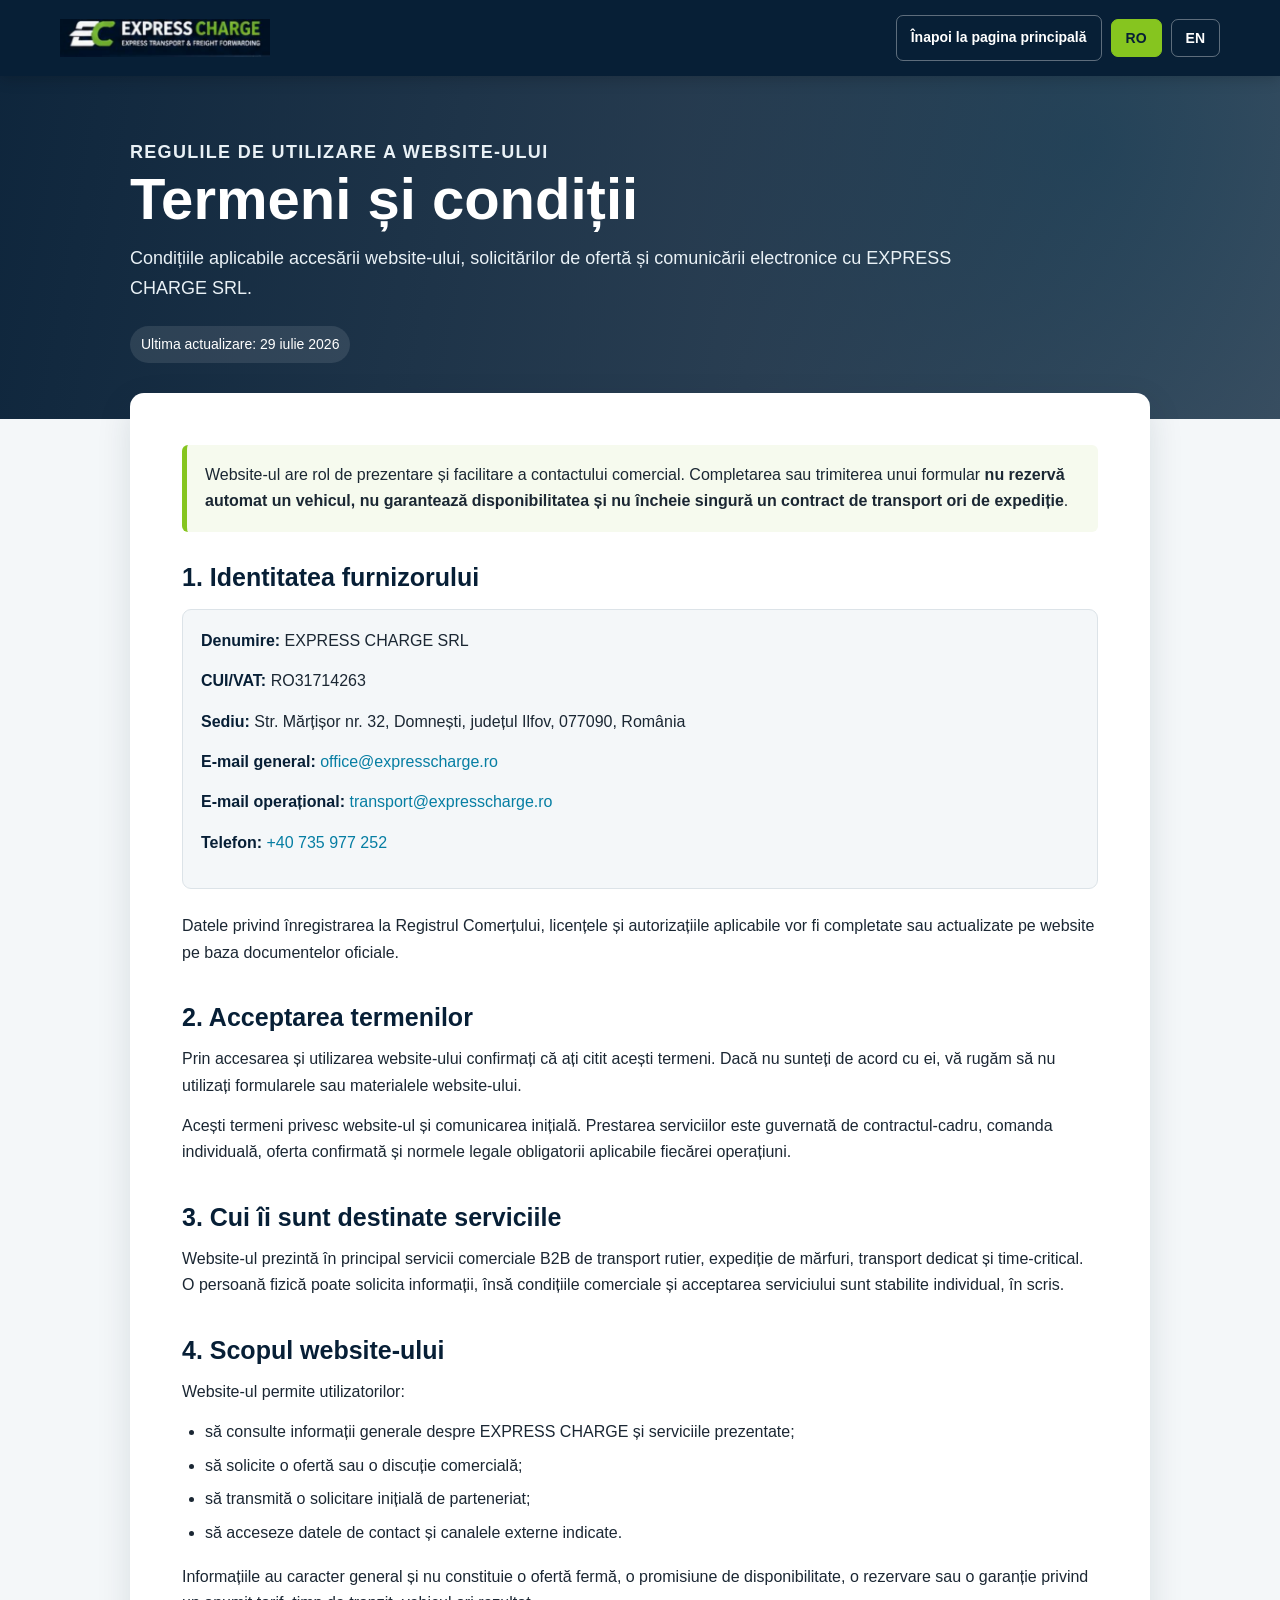
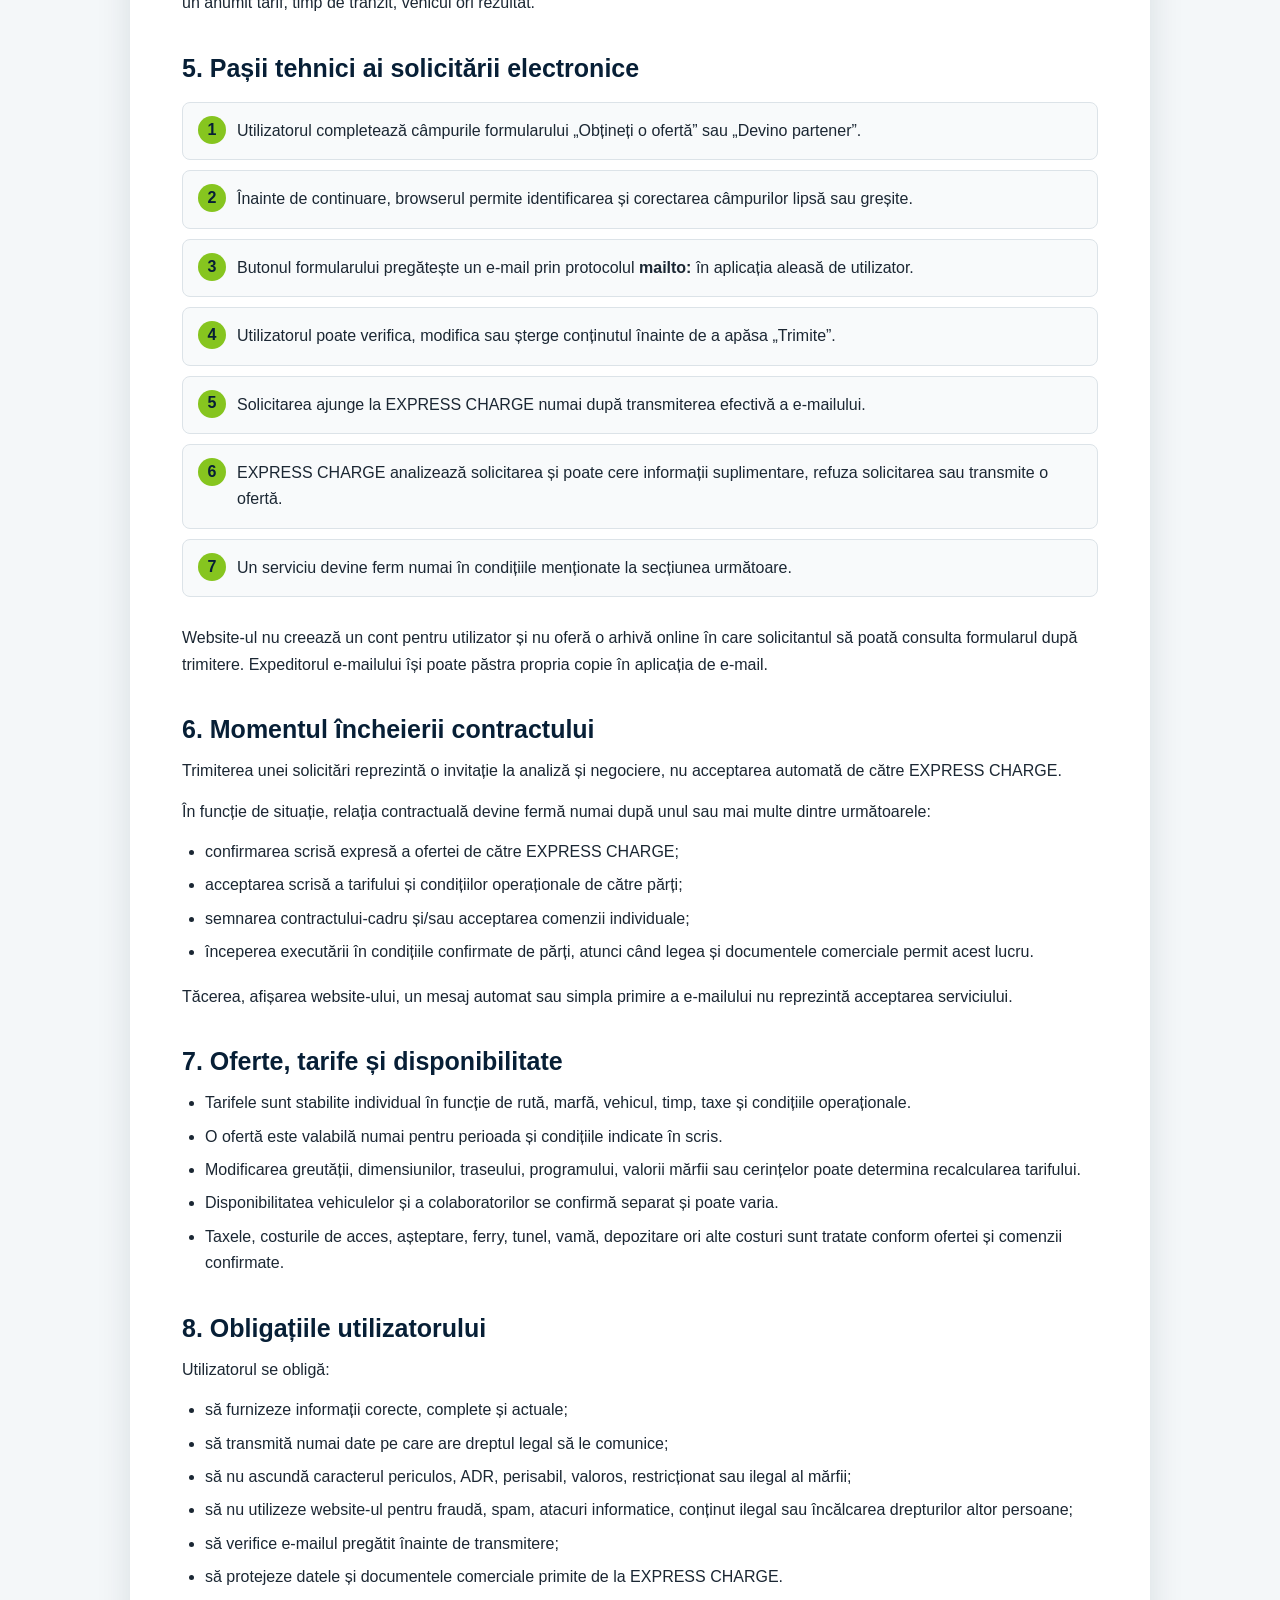
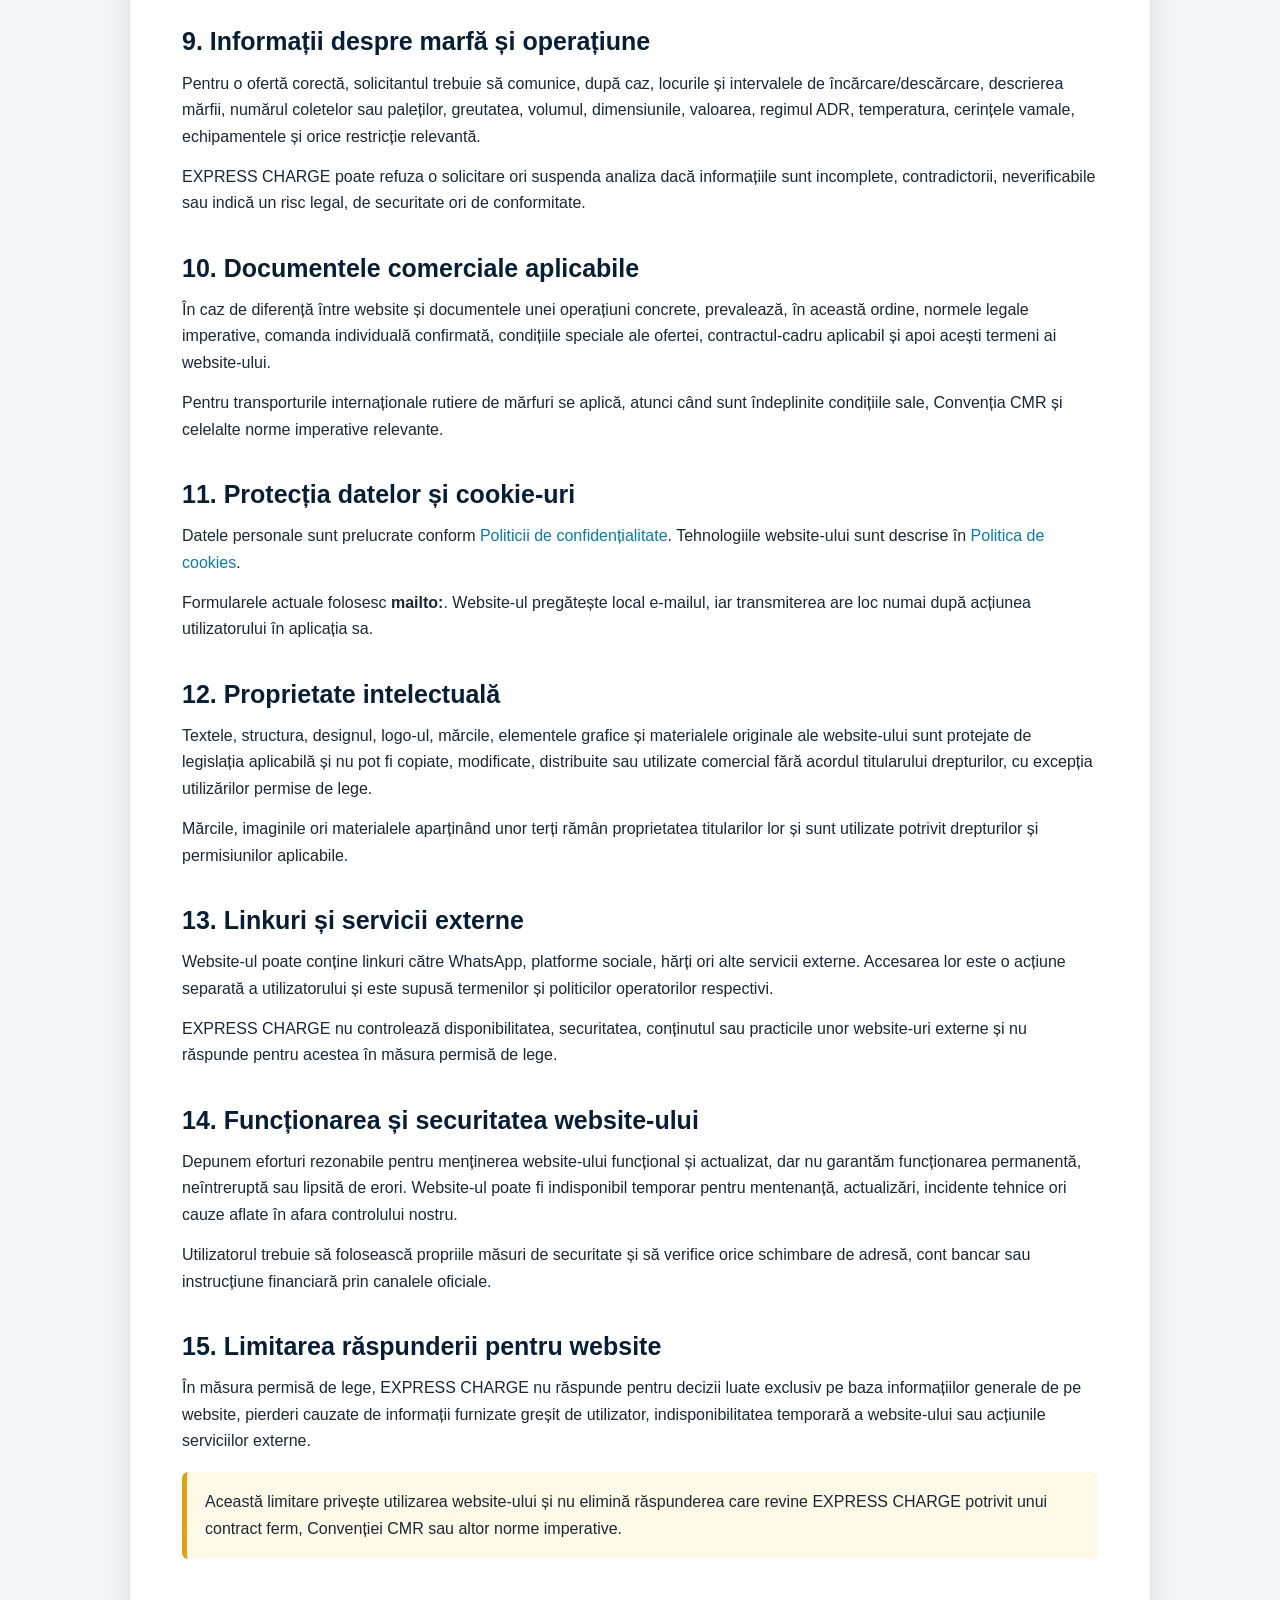
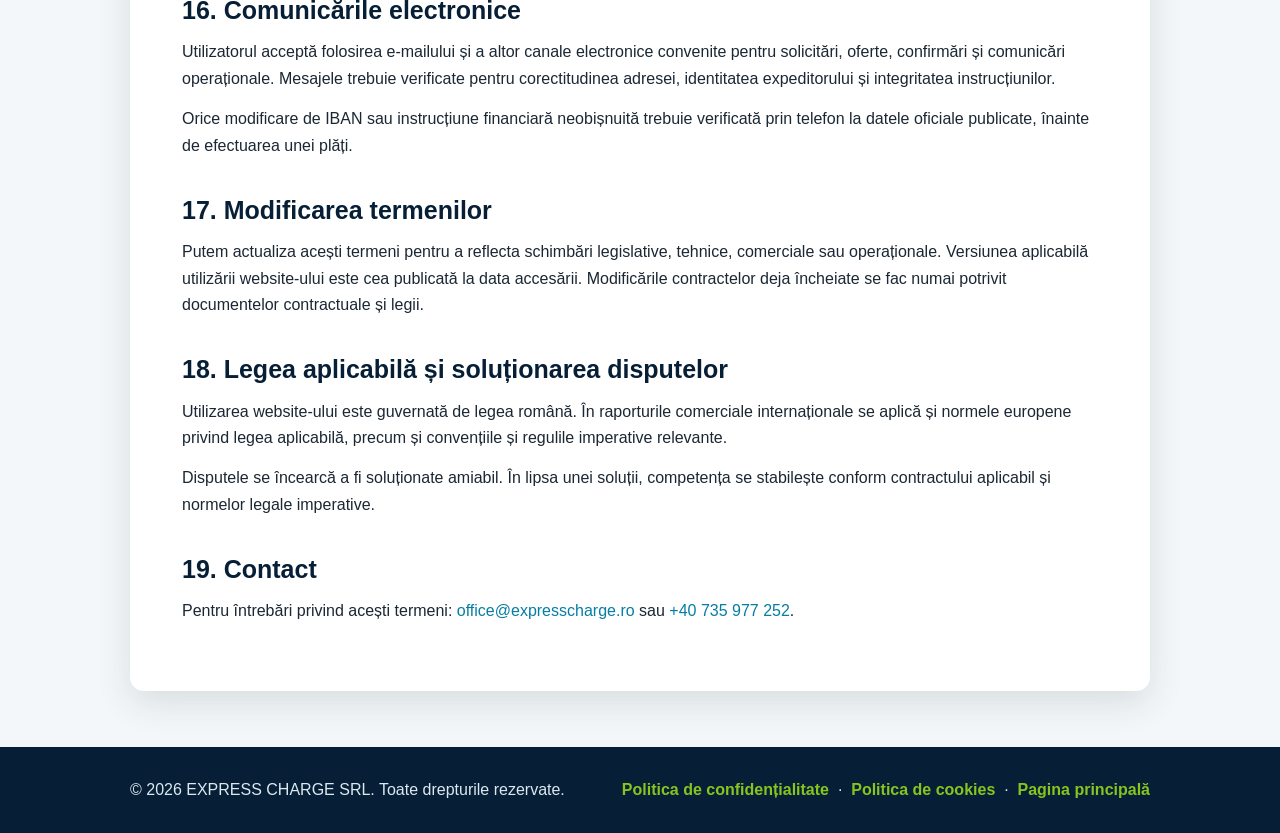
<file: terms-and-conditions.html>
<!DOCTYPE html>
<html lang="ro">
<head>
<meta charset="UTF-8">
<meta name="viewport" content="width=device-width, initial-scale=1.0">
<meta name="description" content="Termenii și condițiile website-ului EXPRESS CHARGE SRL / Website Terms and Conditions">
<title>Termeni și condiții | EXPRESS CHARGE SRL</title>
<link rel="icon" href="images/logo.png">
<style>
:root{--navy:#071f36;--navy2:#0d3153;--green:#86c51f;--cyan:#08aed8;--text:#1b2733;--muted:#5d6974;--line:#dce3e8;--soft:#f4f7f9}
*{box-sizing:border-box}html{scroll-behavior:smooth}body{margin:0;font-family:Arial,Helvetica,sans-serif;color:var(--text);background:var(--soft);line-height:1.65}
a{color:#067ea3;text-decoration:none}a:hover,a:focus{text-decoration:underline}
header{background:var(--navy);color:#fff;position:sticky;top:0;z-index:20;box-shadow:0 3px 14px rgba(0,0,0,.18)}
.header-inner{width:min(1160px,calc(100% - 32px));margin:auto;min-height:76px;display:flex;align-items:center;justify-content:space-between;gap:22px}
.brand img{width:210px;max-width:48vw;height:auto;display:block}.actions{display:flex;gap:9px;align-items:center;flex-wrap:wrap;justify-content:flex-end}
.home,.lang{border:1px solid rgba(255,255,255,.35);color:#fff;background:transparent;border-radius:7px;padding:10px 14px;font-weight:700;cursor:pointer;font-size:14px}
.home:hover,.home:focus,.lang:hover,.lang:focus{background:rgba(255,255,255,.12);text-decoration:none}.lang.active{color:var(--navy);background:var(--green);border-color:var(--green)}
.hero{color:#fff;background:linear-gradient(100deg,rgba(7,31,54,.97),rgba(7,31,54,.78)),radial-gradient(circle at 85% 20%,rgba(8,174,216,.35),transparent 36%);padding:62px 0 56px}
.hero-inner,.content{width:min(1020px,calc(100% - 32px));margin:auto}.eyebrow{margin:0 0 12px;color:var(--green);text-transform:uppercase;letter-spacing:1.3px;font-size:14px;font-weight:800}
h1{margin:0 0 14px;font-size:clamp(34px,6vw,58px);line-height:1.08}.hero p{max-width:850px;margin:0;font-size:18px;color:#e9f1f6}.updated{display:inline-block;margin-top:22px;padding:7px 11px;border-radius:999px;background:rgba(255,255,255,.1);font-size:14px}
.content{margin-top:-26px;margin-bottom:56px;position:relative;z-index:2}.card{background:#fff;border-radius:14px;box-shadow:0 12px 35px rgba(16,39,60,.12);padding:clamp(24px,5vw,52px)}
.notice{padding:17px 18px;margin:0 0 30px;border-left:5px solid var(--green);border-radius:6px;background:#f6faee}
.warning{padding:17px 18px;margin:18px 0;border-left:5px solid #e2a312;border-radius:6px;background:#fff9e8}
h2{color:var(--navy);margin:36px 0 13px;font-size:25px;line-height:1.25}h2:first-of-type{margin-top:0}h3{color:var(--navy2);margin:24px 0 10px;font-size:19px}
p{margin:0 0 14px}ul,ol{margin:10px 0 18px;padding-left:23px}li{margin:7px 0}
.details{background:var(--soft);border:1px solid var(--line);border-radius:9px;padding:18px;margin:16px 0 24px}.details strong{color:var(--navy)}
.steps{counter-reset:steps;list-style:none;padding:0;margin:18px 0 28px}.steps li{counter-increment:steps;position:relative;padding:15px 16px 15px 54px;margin:10px 0;background:#f8fafb;border:1px solid var(--line);border-radius:8px}
.steps li:before{content:counter(steps);position:absolute;left:15px;top:13px;width:28px;height:28px;border-radius:50%;display:flex;align-items:center;justify-content:center;background:var(--green);color:var(--navy);font-weight:800}
[hidden]{display:none!important}footer{background:var(--navy);color:#dbe8f0;padding:30px 0}.footer-inner{width:min(1020px,calc(100% - 32px));margin:auto;display:flex;justify-content:space-between;gap:22px;flex-wrap:wrap;align-items:center}.footer-inner p{margin:0}.footer-inner a{color:var(--green);font-weight:700}
@media(max-width:720px){.header-inner{padding:12px 0;align-items:flex-start}.brand img{width:170px}.home{display:none}.hero{padding:44px 0 48px}}
</style>
</head>
<body>
<header>
  <div class="header-inner">
    <a class="brand" href="index.html" aria-label="EXPRESS CHARGE - pagina principală">
      <img src="images/logo.png" alt="EXPRESS CHARGE SRL">
    </a>
    <div class="actions">
      <a class="home" href="index.html" id="homeLink">Înapoi la pagina principală</a>
      <button class="lang active" id="roButton" type="button" aria-pressed="true">RO</button>
      <button class="lang" id="enButton" type="button" aria-pressed="false">EN</button>
    </div>
  </div>
</header>

<section class="hero">
  <div class="hero-inner">
    <p class="eyebrow" id="eyebrow">Regulile de utilizare a website-ului</p>
    <h1 id="pageTitle">Termeni și condiții</h1>
    <p id="pageIntro">
      Condițiile aplicabile accesării website-ului, solicitărilor de ofertă și comunicării
      electronice cu EXPRESS CHARGE SRL.
    </p>
    <span class="updated" id="updatedText">Ultima actualizare: 29 iulie 2026</span>
  </div>
</section>

<main class="content">
<article class="card">

<section id="roSection">
  <div class="notice">
    Website-ul are rol de prezentare și facilitare a contactului comercial.
    Completarea sau trimiterea unui formular <strong>nu rezervă automat un vehicul,
    nu garantează disponibilitatea și nu încheie singură un contract de transport
    ori de expediție</strong>.
  </div>

  <h2>1. Identitatea furnizorului</h2>
  <div class="details">
    <p><strong>Denumire:</strong> EXPRESS CHARGE SRL</p>
    <p><strong>CUI/VAT:</strong> RO31714263</p>
    <p><strong>Sediu:</strong> Str. Mărțișor nr. 32, Domnești, județul Ilfov, 077090, România</p>
    <p><strong>E-mail general:</strong> <a href="mailto:office@expresscharge.ro">office@expresscharge.ro</a></p>
    <p><strong>E-mail operațional:</strong> <a href="mailto:transport@expresscharge.ro">transport@expresscharge.ro</a></p>
    <p><strong>Telefon:</strong> <a href="tel:+40735977252">+40 735 977 252</a></p>
  </div>
  <p>
    Datele privind înregistrarea la Registrul Comerțului, licențele și autorizațiile
    aplicabile vor fi completate sau actualizate pe website pe baza documentelor oficiale.
  </p>

  <h2>2. Acceptarea termenilor</h2>
  <p>
    Prin accesarea și utilizarea website-ului confirmați că ați citit acești termeni.
    Dacă nu sunteți de acord cu ei, vă rugăm să nu utilizați formularele sau materialele
    website-ului.
  </p>
  <p>
    Acești termeni privesc website-ul și comunicarea inițială. Prestarea serviciilor este
    guvernată de contractul-cadru, comanda individuală, oferta confirmată și normele legale
    obligatorii aplicabile fiecărei operațiuni.
  </p>

  <h2>3. Cui îi sunt destinate serviciile</h2>
  <p>
    Website-ul prezintă în principal servicii comerciale B2B de transport rutier,
    expediție de mărfuri, transport dedicat și time-critical. O persoană fizică poate
    solicita informații, însă condițiile comerciale și acceptarea serviciului sunt stabilite
    individual, în scris.
  </p>

  <h2>4. Scopul website-ului</h2>
  <p>Website-ul permite utilizatorilor:</p>
  <ul>
    <li>să consulte informații generale despre EXPRESS CHARGE și serviciile prezentate;</li>
    <li>să solicite o ofertă sau o discuție comercială;</li>
    <li>să transmită o solicitare inițială de parteneriat;</li>
    <li>să acceseze datele de contact și canalele externe indicate.</li>
  </ul>
  <p>
    Informațiile au caracter general și nu constituie o ofertă fermă, o promisiune de
    disponibilitate, o rezervare sau o garanție privind un anumit tarif, timp de tranzit,
    vehicul ori rezultat.
  </p>

  <h2>5. Pașii tehnici ai solicitării electronice</h2>
  <ol class="steps">
    <li>Utilizatorul completează câmpurile formularului „Obțineți o ofertă” sau „Devino partener”.</li>
    <li>Înainte de continuare, browserul permite identificarea și corectarea câmpurilor lipsă sau greșite.</li>
    <li>Butonul formularului pregătește un e-mail prin protocolul <strong>mailto:</strong> în aplicația aleasă de utilizator.</li>
    <li>Utilizatorul poate verifica, modifica sau șterge conținutul înainte de a apăsa „Trimite”.</li>
    <li>Solicitarea ajunge la EXPRESS CHARGE numai după transmiterea efectivă a e-mailului.</li>
    <li>EXPRESS CHARGE analizează solicitarea și poate cere informații suplimentare, refuza solicitarea sau transmite o ofertă.</li>
    <li>Un serviciu devine ferm numai în condițiile menționate la secțiunea următoare.</li>
  </ol>
  <p>
    Website-ul nu creează un cont pentru utilizator și nu oferă o arhivă online în care
    solicitantul să poată consulta formularul după trimitere. Expeditorul e-mailului își
    poate păstra propria copie în aplicația de e-mail.
  </p>

  <h2>6. Momentul încheierii contractului</h2>
  <p>
    Trimiterea unei solicitări reprezintă o invitație la analiză și negociere, nu acceptarea
    automată de către EXPRESS CHARGE.
  </p>
  <p>În funcție de situație, relația contractuală devine fermă numai după unul sau mai multe dintre următoarele:</p>
  <ul>
    <li>confirmarea scrisă expresă a ofertei de către EXPRESS CHARGE;</li>
    <li>acceptarea scrisă a tarifului și condițiilor operaționale de către părți;</li>
    <li>semnarea contractului-cadru și/sau acceptarea comenzii individuale;</li>
    <li>începerea executării în condițiile confirmate de părți, atunci când legea și documentele comerciale permit acest lucru.</li>
  </ul>
  <p>
    Tăcerea, afișarea website-ului, un mesaj automat sau simpla primire a e-mailului nu
    reprezintă acceptarea serviciului.
  </p>

  <h2>7. Oferte, tarife și disponibilitate</h2>
  <ul>
    <li>Tarifele sunt stabilite individual în funcție de rută, marfă, vehicul, timp, taxe și condițiile operaționale.</li>
    <li>O ofertă este valabilă numai pentru perioada și condițiile indicate în scris.</li>
    <li>Modificarea greutății, dimensiunilor, traseului, programului, valorii mărfii sau cerințelor poate determina recalcularea tarifului.</li>
    <li>Disponibilitatea vehiculelor și a colaboratorilor se confirmă separat și poate varia.</li>
    <li>Taxele, costurile de acces, așteptare, ferry, tunel, vamă, depozitare ori alte costuri sunt tratate conform ofertei și comenzii confirmate.</li>
  </ul>

  <h2>8. Obligațiile utilizatorului</h2>
  <p>Utilizatorul se obligă:</p>
  <ul>
    <li>să furnizeze informații corecte, complete și actuale;</li>
    <li>să transmită numai date pe care are dreptul legal să le comunice;</li>
    <li>să nu ascundă caracterul periculos, ADR, perisabil, valoros, restricționat sau ilegal al mărfii;</li>
    <li>să nu utilizeze website-ul pentru fraudă, spam, atacuri informatice, conținut ilegal sau încălcarea drepturilor altor persoane;</li>
    <li>să verifice e-mailul pregătit înainte de transmitere;</li>
    <li>să protejeze datele și documentele comerciale primite de la EXPRESS CHARGE.</li>
  </ul>

  <h2>9. Informații despre marfă și operațiune</h2>
  <p>
    Pentru o ofertă corectă, solicitantul trebuie să comunice, după caz, locurile și
    intervalele de încărcare/descărcare, descrierea mărfii, numărul coletelor sau paleților,
    greutatea, volumul, dimensiunile, valoarea, regimul ADR, temperatura, cerințele vamale,
    echipamentele și orice restricție relevantă.
  </p>
  <p>
    EXPRESS CHARGE poate refuza o solicitare ori suspenda analiza dacă informațiile sunt
    incomplete, contradictorii, neverificabile sau indică un risc legal, de securitate ori
    de conformitate.
  </p>

  <h2>10. Documentele comerciale aplicabile</h2>
  <p>
    În caz de diferență între website și documentele unei operațiuni concrete, prevalează,
    în această ordine, normele legale imperative, comanda individuală confirmată, condițiile
    speciale ale ofertei, contractul-cadru aplicabil și apoi acești termeni ai website-ului.
  </p>
  <p>
    Pentru transporturile internaționale rutiere de mărfuri se aplică, atunci când sunt
    îndeplinite condițiile sale, Convenția CMR și celelalte norme imperative relevante.
  </p>

  <h2>11. Protecția datelor și cookie-uri</h2>
  <p>
    Datele personale sunt prelucrate conform
    <a href="privacy-policy.html">Politicii de confidențialitate</a>.
    Tehnologiile website-ului sunt descrise în
    <a href="cookie-policy.html">Politica de cookies</a>.
  </p>
  <p>
    Formularele actuale folosesc <strong>mailto:</strong>. Website-ul pregătește local
    e-mailul, iar transmiterea are loc numai după acțiunea utilizatorului în aplicația sa.
  </p>

  <h2>12. Proprietate intelectuală</h2>
  <p>
    Textele, structura, designul, logo-ul, mărcile, elementele grafice și materialele
    originale ale website-ului sunt protejate de legislația aplicabilă și nu pot fi copiate,
    modificate, distribuite sau utilizate comercial fără acordul titularului drepturilor,
    cu excepția utilizărilor permise de lege.
  </p>
  <p>
    Mărcile, imaginile ori materialele aparținând unor terți rămân proprietatea titularilor
    lor și sunt utilizate potrivit drepturilor și permisiunilor aplicabile.
  </p>

  <h2>13. Linkuri și servicii externe</h2>
  <p>
    Website-ul poate conține linkuri către WhatsApp, platforme sociale, hărți ori alte
    servicii externe. Accesarea lor este o acțiune separată a utilizatorului și este supusă
    termenilor și politicilor operatorilor respectivi.
  </p>
  <p>
    EXPRESS CHARGE nu controlează disponibilitatea, securitatea, conținutul sau practicile
    unor website-uri externe și nu răspunde pentru acestea în măsura permisă de lege.
  </p>

  <h2>14. Funcționarea și securitatea website-ului</h2>
  <p>
    Depunem eforturi rezonabile pentru menținerea website-ului funcțional și actualizat,
    dar nu garantăm funcționarea permanentă, neîntreruptă sau lipsită de erori.
    Website-ul poate fi indisponibil temporar pentru mentenanță, actualizări, incidente
    tehnice ori cauze aflate în afara controlului nostru.
  </p>
  <p>
    Utilizatorul trebuie să folosească propriile măsuri de securitate și să verifice orice
    schimbare de adresă, cont bancar sau instrucțiune financiară prin canalele oficiale.
  </p>

  <h2>15. Limitarea răspunderii pentru website</h2>
  <p>
    În măsura permisă de lege, EXPRESS CHARGE nu răspunde pentru decizii luate exclusiv pe
    baza informațiilor generale de pe website, pierderi cauzate de informații furnizate
    greșit de utilizator, indisponibilitatea temporară a website-ului sau acțiunile
    serviciilor externe.
  </p>
  <div class="warning">
    Această limitare privește utilizarea website-ului și nu elimină răspunderea care revine
    EXPRESS CHARGE potrivit unui contract ferm, Convenției CMR sau altor norme imperative.
  </div>

  <h2>16. Comunicările electronice</h2>
  <p>
    Utilizatorul acceptă folosirea e-mailului și a altor canale electronice convenite pentru
    solicitări, oferte, confirmări și comunicări operaționale. Mesajele trebuie verificate
    pentru corectitudinea adresei, identitatea expeditorului și integritatea instrucțiunilor.
  </p>
  <p>
    Orice modificare de IBAN sau instrucțiune financiară neobișnuită trebuie verificată prin
    telefon la datele oficiale publicate, înainte de efectuarea unei plăți.
  </p>

  <h2>17. Modificarea termenilor</h2>
  <p>
    Putem actualiza acești termeni pentru a reflecta schimbări legislative, tehnice,
    comerciale sau operaționale. Versiunea aplicabilă utilizării website-ului este cea
    publicată la data accesării. Modificările contractelor deja încheiate se fac numai
    potrivit documentelor contractuale și legii.
  </p>

  <h2>18. Legea aplicabilă și soluționarea disputelor</h2>
  <p>
    Utilizarea website-ului este guvernată de legea română. În raporturile comerciale
    internaționale se aplică și normele europene privind legea aplicabilă, precum și
    convențiile și regulile imperative relevante.
  </p>
  <p>
    Disputele se încearcă a fi soluționate amiabil. În lipsa unei soluții, competența se
    stabilește conform contractului aplicabil și normelor legale imperative.
  </p>

  <h2>19. Contact</h2>
  <p>
    Pentru întrebări privind acești termeni:
    <a href="mailto:office@expresscharge.ro">office@expresscharge.ro</a> sau
    <a href="tel:+40735977252">+40 735 977 252</a>.
  </p>
</section>

<section id="enSection" lang="en" hidden>
  <div class="notice">
    This website is intended to present the business and facilitate commercial contact.
    Completing or sending a form <strong>does not automatically reserve a vehicle,
    guarantee availability or by itself conclude a transport or freight-forwarding
    contract</strong>.
  </div>

  <h2>1. Service provider</h2>
  <div class="details">
    <p><strong>Company:</strong> EXPRESS CHARGE SRL</p>
    <p><strong>VAT number:</strong> RO31714263</p>
    <p><strong>Registered office:</strong> 32 Mărțișor Street, Domnești, Ilfov County, 077090, Romania</p>
    <p><strong>General email:</strong> <a href="mailto:office@expresscharge.ro">office@expresscharge.ro</a></p>
    <p><strong>Operations email:</strong> <a href="mailto:transport@expresscharge.ro">transport@expresscharge.ro</a></p>
    <p><strong>Phone:</strong> <a href="tel:+40735977252">+40 735 977 252</a></p>
  </div>
  <p>
    Trade Registry details and applicable licence and authorisation details will be
    completed or updated on the website using the official documents.
  </p>

  <h2>2. Acceptance of these terms</h2>
  <p>
    By accessing and using the website, you confirm that you have read these terms.
    If you do not agree, please do not use the forms or website materials.
  </p>
  <p>
    These terms govern the website and initial communications. The services themselves
    are governed by the applicable framework agreement, individual order, confirmed
    quotation and mandatory legal rules.
  </p>

  <h2>3. Intended users</h2>
  <p>
    The website primarily presents B2B road transport, freight forwarding, dedicated and
    time-critical services. An individual may request information, but commercial terms
    and service acceptance are agreed individually in writing.
  </p>

  <h2>4. Website purpose</h2>
  <p>The website enables users to:</p>
  <ul>
    <li>view general information about EXPRESS CHARGE and the services presented;</li>
    <li>request a quotation or commercial discussion;</li>
    <li>send an initial partnership enquiry;</li>
    <li>access the contact details and external channels indicated.</li>
  </ul>
  <p>
    The information is general and does not constitute a binding offer, promise of
    availability, booking or guarantee of a particular rate, transit time, vehicle or result.
  </p>

  <h2>5. Technical steps for an electronic enquiry</h2>
  <ol class="steps">
    <li>The user completes the fields in the “Request a quotation” or “Become a partner” form.</li>
    <li>Before continuing, the browser enables missing or incorrect fields to be identified and corrected.</li>
    <li>The form button prepares an email through the <strong>mailto:</strong> protocol in the application chosen by the user.</li>
    <li>The user can review, edit or delete the content before pressing “Send”.</li>
    <li>The enquiry reaches EXPRESS CHARGE only after the email is actually sent.</li>
    <li>EXPRESS CHARGE reviews the enquiry and may request further details, decline it or issue a quotation.</li>
    <li>A service becomes binding only under the conditions stated in the following section.</li>
  </ol>
  <p>
    The website does not create a user account and does not provide an online archive in
    which the form can be viewed after sending. The sender may retain their own copy in
    their email application.
  </p>

  <h2>6. When a contract is concluded</h2>
  <p>
    Sending an enquiry is an invitation to review and negotiate; it is not automatic
    acceptance by EXPRESS CHARGE.
  </p>
  <p>Depending on the circumstances, the contractual relationship becomes binding only after one or more of the following:</p>
  <ul>
    <li>EXPRESS CHARGE expressly confirms the quotation in writing;</li>
    <li>the parties accept the rate and operational conditions in writing;</li>
    <li>the applicable framework agreement and/or individual order is signed or accepted;</li>
    <li>performance starts under the conditions confirmed by the parties, where permitted by law and the commercial documents.</li>
  </ul>
  <p>
    Silence, display of the website, an automated message or mere receipt of an email does
    not constitute acceptance of the service.
  </p>

  <h2>7. Quotations, prices and availability</h2>
  <ul>
    <li>Rates are determined individually according to the route, cargo, vehicle, timing, charges and operational conditions.</li>
    <li>A quotation is valid only for the period and conditions stated in writing.</li>
    <li>Changes to weight, dimensions, route, schedule, cargo value or requirements may lead to a revised rate.</li>
    <li>Vehicle and carrier availability is confirmed separately and may change.</li>
    <li>Tolls, waiting, ferry, tunnel, customs, storage and other costs are handled under the confirmed quotation and order.</li>
  </ul>

  <h2>8. User responsibilities</h2>
  <p>The user must:</p>
  <ul>
    <li>provide accurate, complete and current information;</li>
    <li>submit only information that they are legally entitled to disclose;</li>
    <li>not conceal dangerous, ADR, perishable, valuable, restricted or illegal cargo;</li>
    <li>not use the website for fraud, spam, cyberattacks, illegal content or infringement of third-party rights;</li>
    <li>review the prepared email before sending it;</li>
    <li>protect commercial data and documents received from EXPRESS CHARGE.</li>
  </ul>

  <h2>9. Cargo and operational information</h2>
  <p>
    For an accurate quotation, the requester should provide, as applicable, loading and
    delivery locations and time windows, cargo description, number of packages or pallets,
    weight, volume, dimensions, value, ADR status, temperature, customs requirements,
    equipment and any relevant restriction.
  </p>
  <p>
    EXPRESS CHARGE may decline or suspend review where the information is incomplete,
    inconsistent, unverifiable or indicates a legal, security or compliance risk.
  </p>

  <h2>10. Applicable commercial documents</h2>
  <p>
    If there is a difference between the website and the documents of a particular
    operation, the following order of priority applies: mandatory law, the confirmed
    individual order, the special conditions of the quotation, the applicable framework
    agreement and then these website terms.
  </p>
  <p>
    Where its conditions are met, international carriage of goods by road is subject to
    the CMR Convention and other relevant mandatory rules.
  </p>

  <h2>11. Data protection and cookies</h2>
  <p>
    Personal data is processed under the
    <a href="privacy-policy.html">Privacy Policy</a>.
    Website technologies are described in the
    <a href="cookie-policy.html">Cookie Policy</a>.
  </p>
  <p>
    The current forms use <strong>mailto:</strong>. The website prepares the email locally,
    and information is transmitted only after the user acts in their email application.
  </p>

  <h2>12. Intellectual property</h2>
  <p>
    The original text, structure, design, logo, trade marks, graphics and materials of the
    website are protected by applicable law and may not be copied, modified, distributed
    or used commercially without the rights holder’s permission, except where permitted by law.
  </p>
  <p>
    Third-party marks, images and materials remain the property of their owners and are
    used under the applicable rights and permissions.
  </p>

  <h2>13. External links and services</h2>
  <p>
    The website may link to WhatsApp, social platforms, maps or other external services.
    Opening them is a separate user action and is governed by the operators’ own terms and policies.
  </p>
  <p>
    EXPRESS CHARGE does not control the availability, security, content or practices of
    external websites and is not responsible for them to the extent permitted by law.
  </p>

  <h2>14. Website operation and security</h2>
  <p>
    We use reasonable efforts to keep the website functional and current, but do not
    guarantee permanent, uninterrupted or error-free operation. The website may be
    temporarily unavailable for maintenance, updates, technical incidents or events
    beyond our control.
  </p>
  <p>
    Users should apply their own security measures and verify any change of address, bank
    account or financial instruction through official channels.
  </p>

  <h2>15. Website liability limitation</h2>
  <p>
    To the extent permitted by law, EXPRESS CHARGE is not responsible for decisions made
    solely on the basis of general website information, losses caused by inaccurate
    information provided by the user, temporary website unavailability or actions of
    external services.
  </p>
  <div class="warning">
    This limitation concerns use of the website and does not remove any liability that
    applies under a binding contract, the CMR Convention or other mandatory rules.
  </div>

  <h2>16. Electronic communications</h2>
  <p>
    The user accepts email and other agreed electronic channels for enquiries, quotations,
    confirmations and operational communications. Messages should be checked for the
    correct address, sender identity and integrity of instructions.
  </p>
  <p>
    Any change of IBAN or unusual financial instruction must be verified by telephone
    using the official contact details before payment.
  </p>

  <h2>17. Changes to these terms</h2>
  <p>
    We may update these terms to reflect legal, technical, commercial or operational
    changes. The version governing website use is the version published when the website
    is accessed. Existing contracts may be changed only under their contractual documents
    and applicable law.
  </p>

  <h2>18. Governing law and disputes</h2>
  <p>
    Website use is governed by Romanian law. International commercial relationships may
    also be subject to European conflict-of-law rules and relevant mandatory conventions.
  </p>
  <p>
    The parties should first attempt an amicable resolution. Failing that, jurisdiction is
    determined by the applicable contract and mandatory legal rules.
  </p>

  <h2>19. Contact</h2>
  <p>
    Questions about these terms may be sent to
    <a href="mailto:office@expresscharge.ro">office@expresscharge.ro</a> or
    <a href="tel:+40735977252">+40 735 977 252</a>.
  </p>
</section>

</article>
</main>

<footer>
  <div class="footer-inner">
    <p>© 2026 EXPRESS CHARGE SRL. <span id="rightsText">Toate drepturile rezervate.</span></p>
    <p>
      <a href="privacy-policy.html" id="privacyLink">Politica de confidențialitate</a>
      &nbsp;·&nbsp;
      <a href="cookie-policy.html" id="cookieLink">Politica de cookies</a>
      &nbsp;·&nbsp;
      <a href="index.html" id="footerHome">Pagina principală</a>
    </p>
  </div>
</footer>

<script>
const roButton=document.getElementById('roButton');
const enButton=document.getElementById('enButton');
const roSection=document.getElementById('roSection');
const enSection=document.getElementById('enSection');

const labels={
  ro:{
    lang:'ro',
    title:'Termeni și condiții | EXPRESS CHARGE SRL',
    home:'Înapoi la pagina principală',
    eyebrow:'Regulile de utilizare a website-ului',
    heading:'Termeni și condiții',
    intro:'Condițiile aplicabile accesării website-ului, solicitărilor de ofertă și comunicării electronice cu EXPRESS CHARGE SRL.',
    updated:'Ultima actualizare: 29 iulie 2026',
    rights:'Toate drepturile rezervate.',
    privacy:'Politica de confidențialitate',
    cookie:'Politica de cookies',
    footerHome:'Pagina principală'
  },
  en:{
    lang:'en',
    title:'Website Terms and Conditions | EXPRESS CHARGE SRL',
    home:'Back to homepage',
    eyebrow:'Rules for using the website',
    heading:'Website Terms and Conditions',
    intro:'Terms governing access to the website, quotation requests and electronic communications with EXPRESS CHARGE SRL.',
    updated:'Last updated: 29 July 2026',
    rights:'All rights reserved.',
    privacy:'Privacy Policy',
    cookie:'Cookie Policy',
    footerHome:'Homepage'
  }
};

function setLanguage(language){
  const ro=language==='ro';
  document.documentElement.lang=labels[language].lang;
  document.title=labels[language].title;
  roSection.hidden=!ro;
  enSection.hidden=ro;
  roButton.classList.toggle('active',ro);
  enButton.classList.toggle('active',!ro);
  roButton.setAttribute('aria-pressed',String(ro));
  enButton.setAttribute('aria-pressed',String(!ro));
  document.getElementById('homeLink').textContent=labels[language].home;
  document.getElementById('eyebrow').textContent=labels[language].eyebrow;
  document.getElementById('pageTitle').textContent=labels[language].heading;
  document.getElementById('pageIntro').textContent=labels[language].intro;
  document.getElementById('updatedText').textContent=labels[language].updated;
  document.getElementById('rightsText').textContent=labels[language].rights;
  document.getElementById('privacyLink').textContent=labels[language].privacy;
  document.getElementById('cookieLink').textContent=labels[language].cookie;
  document.getElementById('footerHome').textContent=labels[language].footerHome;
  localStorage.setItem('expressChargeLegalLanguage',language);
}

roButton.addEventListener('click',()=>setLanguage('ro'));
enButton.addEventListener('click',()=>setLanguage('en'));
const stored=localStorage.getItem('expressChargeLegalLanguage');
setLanguage(stored==='en'?'en':'ro');
</script>
</body>
</html>
</file>
